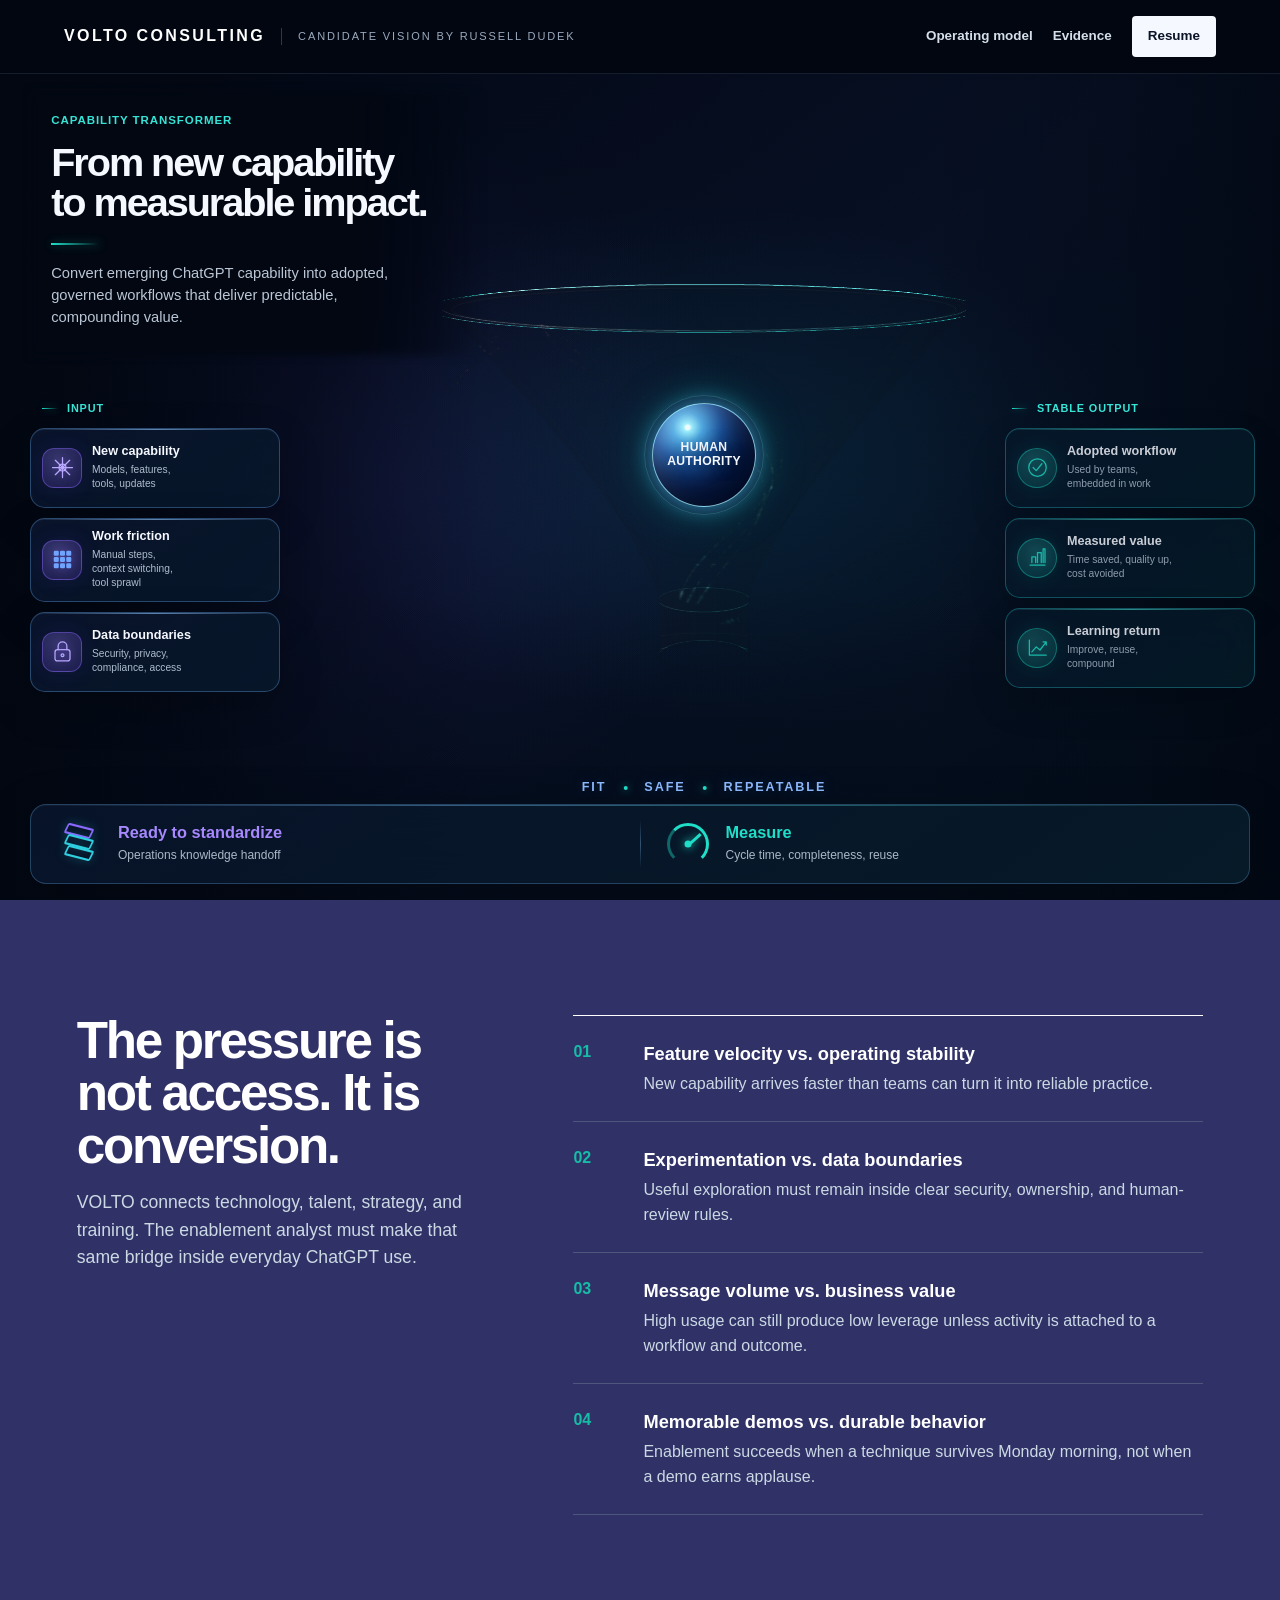
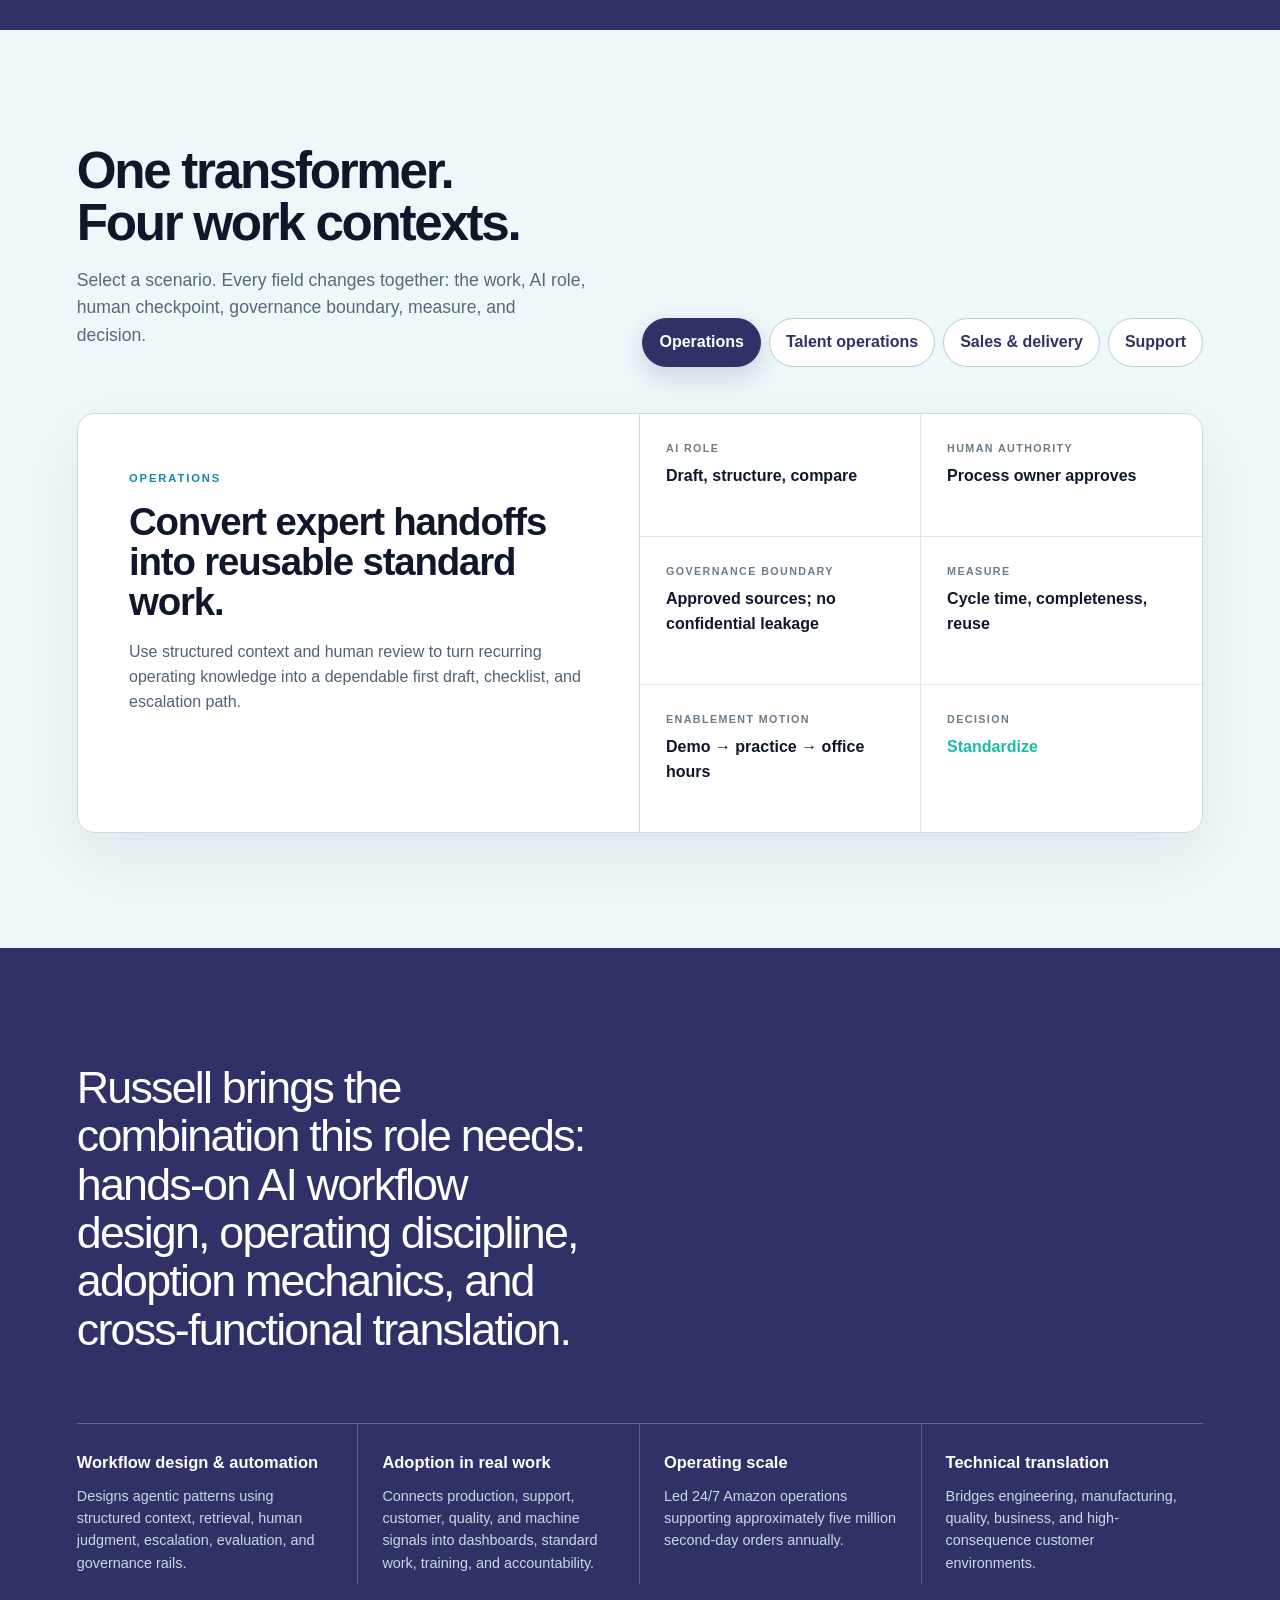
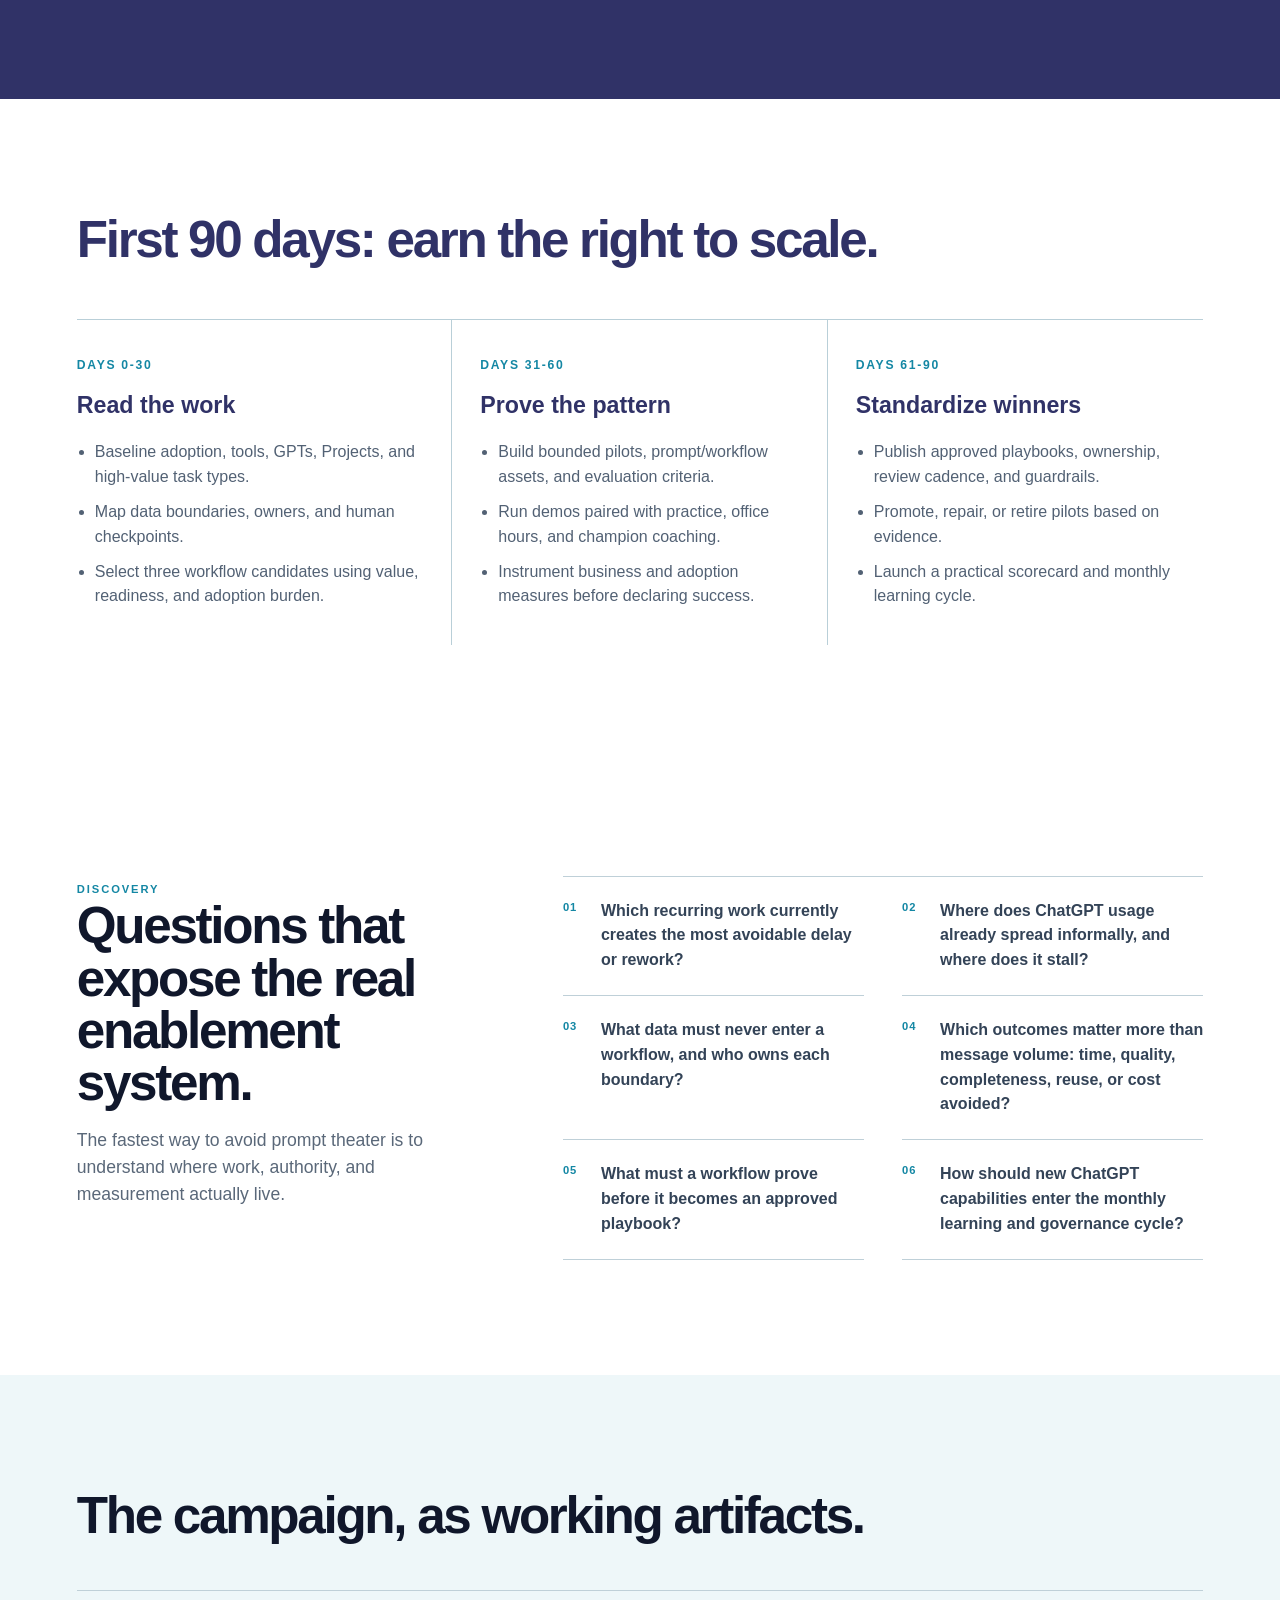
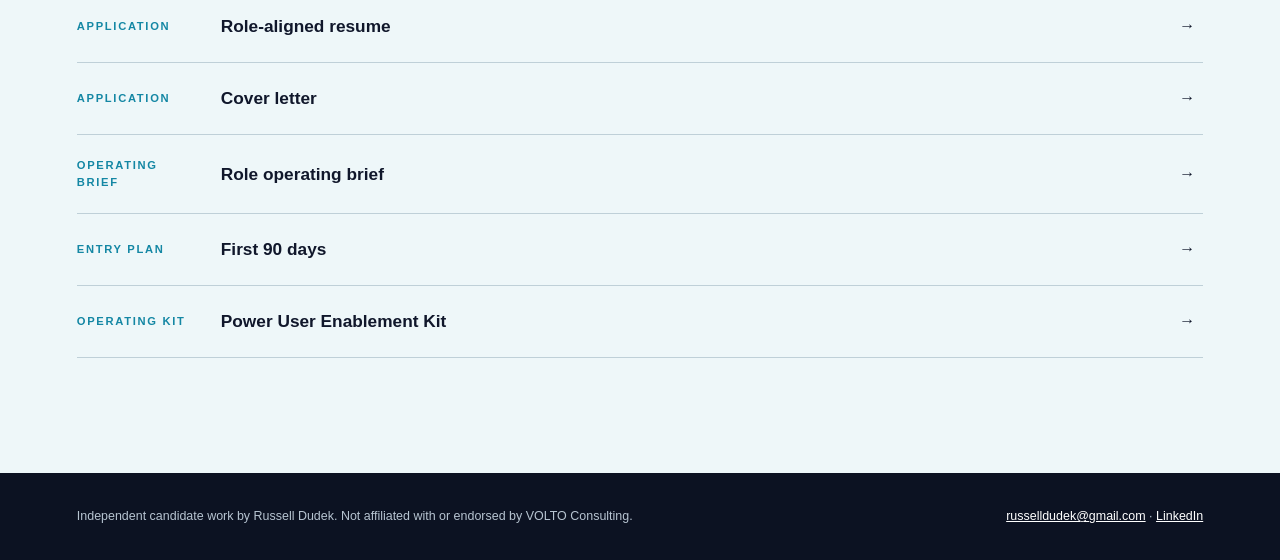
<file: index.html>
<!doctype html>
<html lang="en">
<head>
  <meta charset="utf-8">
  <meta name="viewport" content="width=device-width,initial-scale=1">
  <title>VOLTO Consulting | ChatGPT Power User Enablement Analyst | Russell Dudek</title>
  <meta name="description" content="Independent candidate vision by Russell Dudek for the ChatGPT Power User Enablement Analyst role at VOLTO Consulting.">
  <link rel="stylesheet" href="styles.css">
  <link rel="stylesheet" href="experience-core.css">
  <link rel="stylesheet" href="experience-responsive.css">
</head>
<body class="experience-home">
<a class="skip" href="#main">Skip to content</a>
<header class="site-header">
  <div class="brand-lockup">
    <div class="brand-name">VOLTO CONSULTING</div>
    <div class="brand-sub">Candidate vision by Russell Dudek</div>
  </div>
  <nav class="nav" aria-label="Primary">
    <a href="#model">Operating model</a>
    <a href="#proof">Evidence</a>
    <a class="primary" href="resume.html">Resume</a>
  </nav>
</header>
<main id="main">
  <section class="capability-hero" id="transformer" aria-labelledby="hero-title" aria-describedby="hero-description">
    <div class="hero-noise" aria-hidden="true"></div>
    <div class="ambient-grid" aria-hidden="true"></div>

    <div class="hero-copy">
      <span class="eyebrow">CAPABILITY TRANSFORMER</span>
      <h1 id="hero-title">From new capability<br>to measurable impact.</h1>
      <div class="accent-rule" aria-hidden="true"></div>
      <p id="hero-description">Convert emerging ChatGPT capability into adopted, governed workflows that deliver predictable, compounding value.</p>
    </div>

    <div class="input-stack flow-stack" aria-hidden="true">
      <div class="stack-label"><span></span>INPUT</div>
      <article class="flow-card input-card">
        <div class="icon-tile star"><svg viewBox="0 0 40 40"><path d="M20 4v32M4 20h32M8.5 8.5l23 23M31.5 8.5l-23 23"/><circle cx="20" cy="20" r="5.5"/></svg></div>
        <div><strong>New capability</strong><small>Models, features,<br>tools, updates</small></div>
      </article>
      <article class="flow-card input-card">
        <div class="icon-tile grid"><svg viewBox="0 0 40 40"><g><rect x="6" y="6" width="8" height="8" rx="2"/><rect x="16" y="6" width="8" height="8" rx="2"/><rect x="26" y="6" width="8" height="8" rx="2"/><rect x="6" y="16" width="8" height="8" rx="2"/><rect x="16" y="16" width="8" height="8" rx="2"/><rect x="26" y="16" width="8" height="8" rx="2"/><rect x="6" y="26" width="8" height="8" rx="2"/><rect x="16" y="26" width="8" height="8" rx="2"/><rect x="26" y="26" width="8" height="8" rx="2"/></g></svg></div>
        <div><strong>Work friction</strong><small>Manual steps,<br>context switching,<br>tool sprawl</small></div>
      </article>
      <article class="flow-card input-card">
        <div class="icon-tile lock"><svg viewBox="0 0 40 40"><rect x="8" y="17" width="24" height="18" rx="4"/><path d="M13 17v-5.5a7 7 0 0 1 14 0V17"/><circle cx="20" cy="26" r="2.3"/></svg></div>
        <div><strong>Data boundaries</strong><small>Security, privacy,<br>compliance, access</small></div>
      </article>
    </div>

    <div class="center-stage" aria-hidden="true">
      <canvas id="capabilityField"></canvas>
      <div class="semantic-funnel">
        <div class="funnel-rim"><span></span></div>
        <div class="funnel-shell"></div>
        <div class="funnel-outlet"></div>
        <div class="platform">
          <span class="platform-ring ring-one"></span>
          <span class="platform-ring ring-two"></span>
          <span class="platform-ring ring-three"></span>
        </div>
      </div>
      <div class="authority-orb"><span>HUMAN<br>AUTHORITY</span></div>
      <div class="facet-rail"><span>FIT</span><i></i><span>SAFE</span><i></i><span>REPEATABLE</span></div>
    </div>

    <div class="output-stack flow-stack" aria-hidden="true">
      <div class="stack-label"><span></span>STABLE OUTPUT</div>
      <article class="flow-card outcome-card">
        <div class="icon-tile outcome"><svg viewBox="0 0 40 40"><circle cx="20" cy="20" r="14"/><path d="m13 20 5 5 9-11"/></svg></div>
        <div><strong>Adopted workflow</strong><small>Used by teams,<br>embedded in work</small></div>
      </article>
      <article class="flow-card outcome-card">
        <div class="icon-tile outcome"><svg viewBox="0 0 40 40"><path d="M8 32h24M11 28V19h6v9M20 28V12h6v16M29 28V6h3v22"/></svg></div>
        <div><strong>Measured value</strong><small>Time saved, quality up,<br>cost avoided</small></div>
      </article>
      <article class="flow-card outcome-card">
        <div class="icon-tile outcome"><svg viewBox="0 0 40 40"><path d="M7 32V8M7 32h27M11 27l7-8 6 5 10-13M29 11h5v5"/></svg></div>
        <div><strong>Learning return</strong><small>Improve, reuse,<br>compound</small></div>
      </article>
    </div>

    <div class="summary-bar">
      <div class="summary-item"><div class="summary-symbol layers" aria-hidden="true"><span></span><span></span><span></span></div><div><strong id="heroVerdict">Ready to standardize</strong><small id="heroScenario">Operations knowledge handoff</small></div></div>
      <div class="summary-separator" aria-hidden="true"></div>
      <div class="summary-item measure"><div class="summary-symbol gauge" aria-hidden="true"><i></i></div><div><strong>Measure</strong><small id="heroMeasure">Cycle time, completeness, reuse</small></div></div>
    </div>
  </section>

  <section class="section navy">
    <div class="section-grid">
      <div>
        <h2>The pressure is not access. It is conversion.</h2>
        <p class="section-intro">VOLTO connects technology, talent, strategy, and training. The enablement analyst must make that same bridge inside everyday ChatGPT use.</p>
      </div>
      <div class="tension-list">
        <div class="tension"><span class="num">01</span><div><h3>Feature velocity vs. operating stability</h3><p>New capability arrives faster than teams can turn it into reliable practice.</p></div></div>
        <div class="tension"><span class="num">02</span><div><h3>Experimentation vs. data boundaries</h3><p>Useful exploration must remain inside clear security, ownership, and human-review rules.</p></div></div>
        <div class="tension"><span class="num">03</span><div><h3>Message volume vs. business value</h3><p>High usage can still produce low leverage unless activity is attached to a workflow and outcome.</p></div></div>
        <div class="tension"><span class="num">04</span><div><h3>Memorable demos vs. durable behavior</h3><p>Enablement succeeds when a technique survives Monday morning, not when a demo earns applause.</p></div></div>
      </div>
    </div>
  </section>

  <section class="section mist" id="model">
    <div class="lab">
      <div class="lab-head">
        <div><h2>One transformer.<br>Four work contexts.</h2><p class="section-intro">Select a scenario. Every field changes together: the work, AI role, human checkpoint, governance boundary, measure, and decision.</p></div>
        <div class="scenario-tabs" role="group" aria-label="Workflow scenario">
          <button aria-pressed="true" data-scenario="ops">Operations</button>
          <button aria-pressed="false" data-scenario="talent">Talent operations</button>
          <button aria-pressed="false" data-scenario="delivery">Sales &amp; delivery</button>
          <button aria-pressed="false" data-scenario="support">Support</button>
        </div>
      </div>
      <div class="lab-stage" aria-live="polite">
        <div class="work-brief">
          <span class="scenario-label" id="scenarioLabel">OPERATIONS</span>
          <h3 id="scenarioTitle">Convert expert handoffs into reusable standard work.</h3>
          <p id="scenarioNarrative">Use structured context and human review to turn recurring operating knowledge into a dependable first draft, checklist, and escalation path.</p>
        </div>
        <div class="state-stack">
          <div class="state"><span>AI role</span><strong id="aiRole">Draft, structure, compare</strong></div>
          <div class="state"><span>Human authority</span><strong id="authority">Process owner approves</strong></div>
          <div class="state"><span>Governance boundary</span><strong id="governance">Approved sources; no confidential leakage</strong></div>
          <div class="state"><span>Measure</span><strong id="measure">Cycle time, completeness, reuse</strong></div>
          <div class="state"><span>Enablement motion</span><strong id="motion">Demo → practice → office hours</strong></div>
          <div class="state"><span>Decision</span><strong class="verdict" id="verdict">Standardize</strong></div>
        </div>
      </div>
    </div>
  </section>

  <section class="section navy" id="proof">
    <div class="proof-band">
      <p class="proof-statement">Russell brings the combination this role needs: hands-on AI workflow design, operating discipline, adoption mechanics, and cross-functional translation.</p>
      <div class="evidence-list">
        <div class="evidence"><h3>Workflow design &amp; automation</h3><p>Designs agentic patterns using structured context, retrieval, human judgment, escalation, evaluation, and governance rails.</p></div>
        <div class="evidence"><h3>Adoption in real work</h3><p>Connects production, support, customer, quality, and machine signals into dashboards, standard work, training, and accountability.</p></div>
        <div class="evidence"><h3>Operating scale</h3><p>Led 24/7 Amazon operations supporting approximately five million second-day orders annually.</p></div>
        <div class="evidence"><h3>Technical translation</h3><p>Bridges engineering, manufacturing, quality, business, and high-consequence customer environments.</p></div>
      </div>
    </div>
  </section>

  <section class="section" id="plan">
    <div class="plan">
      <h2>First 90 days: earn the right to scale.</h2>
      <div class="plan-grid">
        <div class="phase"><span class="days">Days 0-30</span><h3>Read the work</h3><ul><li>Baseline adoption, tools, GPTs, Projects, and high-value task types.</li><li>Map data boundaries, owners, and human checkpoints.</li><li>Select three workflow candidates using value, readiness, and adoption burden.</li></ul></div>
        <div class="phase"><span class="days">Days 31-60</span><h3>Prove the pattern</h3><ul><li>Build bounded pilots, prompt/workflow assets, and evaluation criteria.</li><li>Run demos paired with practice, office hours, and champion coaching.</li><li>Instrument business and adoption measures before declaring success.</li></ul></div>
        <div class="phase"><span class="days">Days 61-90</span><h3>Standardize winners</h3><ul><li>Publish approved playbooks, ownership, review cadence, and guardrails.</li><li>Promote, repair, or retire pilots based on evidence.</li><li>Launch a practical scorecard and monthly learning cycle.</li></ul></div>
      </div>
    </div>
  </section>

  <section class="section question-section">
    <div class="question-wrap">
      <div><span class="scenario-label">DISCOVERY</span><h2>Questions that expose the real enablement system.</h2><p class="section-intro">The fastest way to avoid prompt theater is to understand where work, authority, and measurement actually live.</p></div>
      <ol class="executive-questions">
        <li>Which recurring work currently creates the most avoidable delay or rework?</li>
        <li>Where does ChatGPT usage already spread informally, and where does it stall?</li>
        <li>What data must never enter a workflow, and who owns each boundary?</li>
        <li>Which outcomes matter more than message volume: time, quality, completeness, reuse, or cost avoided?</li>
        <li>What must a workflow prove before it becomes an approved playbook?</li>
        <li>How should new ChatGPT capabilities enter the monthly learning and governance cycle?</li>
      </ol>
    </div>
  </section>

  <section class="section mist">
    <div class="documents">
      <h2>The campaign, as working artifacts.</h2>
      <div class="doc-list">
        <a class="doc-link" href="resume.html"><span class="type">Application</span><strong>Role-aligned resume</strong><span>→</span></a>
        <a class="doc-link" href="cover-letter.html"><span class="type">Application</span><strong>Cover letter</strong><span>→</span></a>
        <a class="doc-link" href="interview-brief.html"><span class="type">Operating brief</span><strong>Role operating brief</strong><span>→</span></a>
        <a class="doc-link" href="90-day-plan.html"><span class="type">Entry plan</span><strong>First 90 days</strong><span>→</span></a>
        <a class="doc-link" href="enablement-kit.html"><span class="type">Operating kit</span><strong>Power User Enablement Kit</strong><span>→</span></a>
      </div>
    </div>
  </section>
</main>
<footer class="footer"><div class="footer-inner"><span>Independent candidate work by Russell Dudek. Not affiliated with or endorsed by VOLTO Consulting.</span><span><a href="mailto:russelldudek@gmail.com">russelldudek@gmail.com</a> · <a href="https://www.linkedin.com/in/russelldudek">LinkedIn</a></span></div></footer>
<div class="sr-only" aria-live="polite" id="scenarioAnnouncement"></div>
<script src="app-data.js" defer></script>
<script src="funnel-core.js" defer></script>
<script src="funnel-geometry.js" defer></script>
<script src="funnel-runtime.js" defer></script>
<script src="app.js" defer></script>
</body>
</html>
</file>
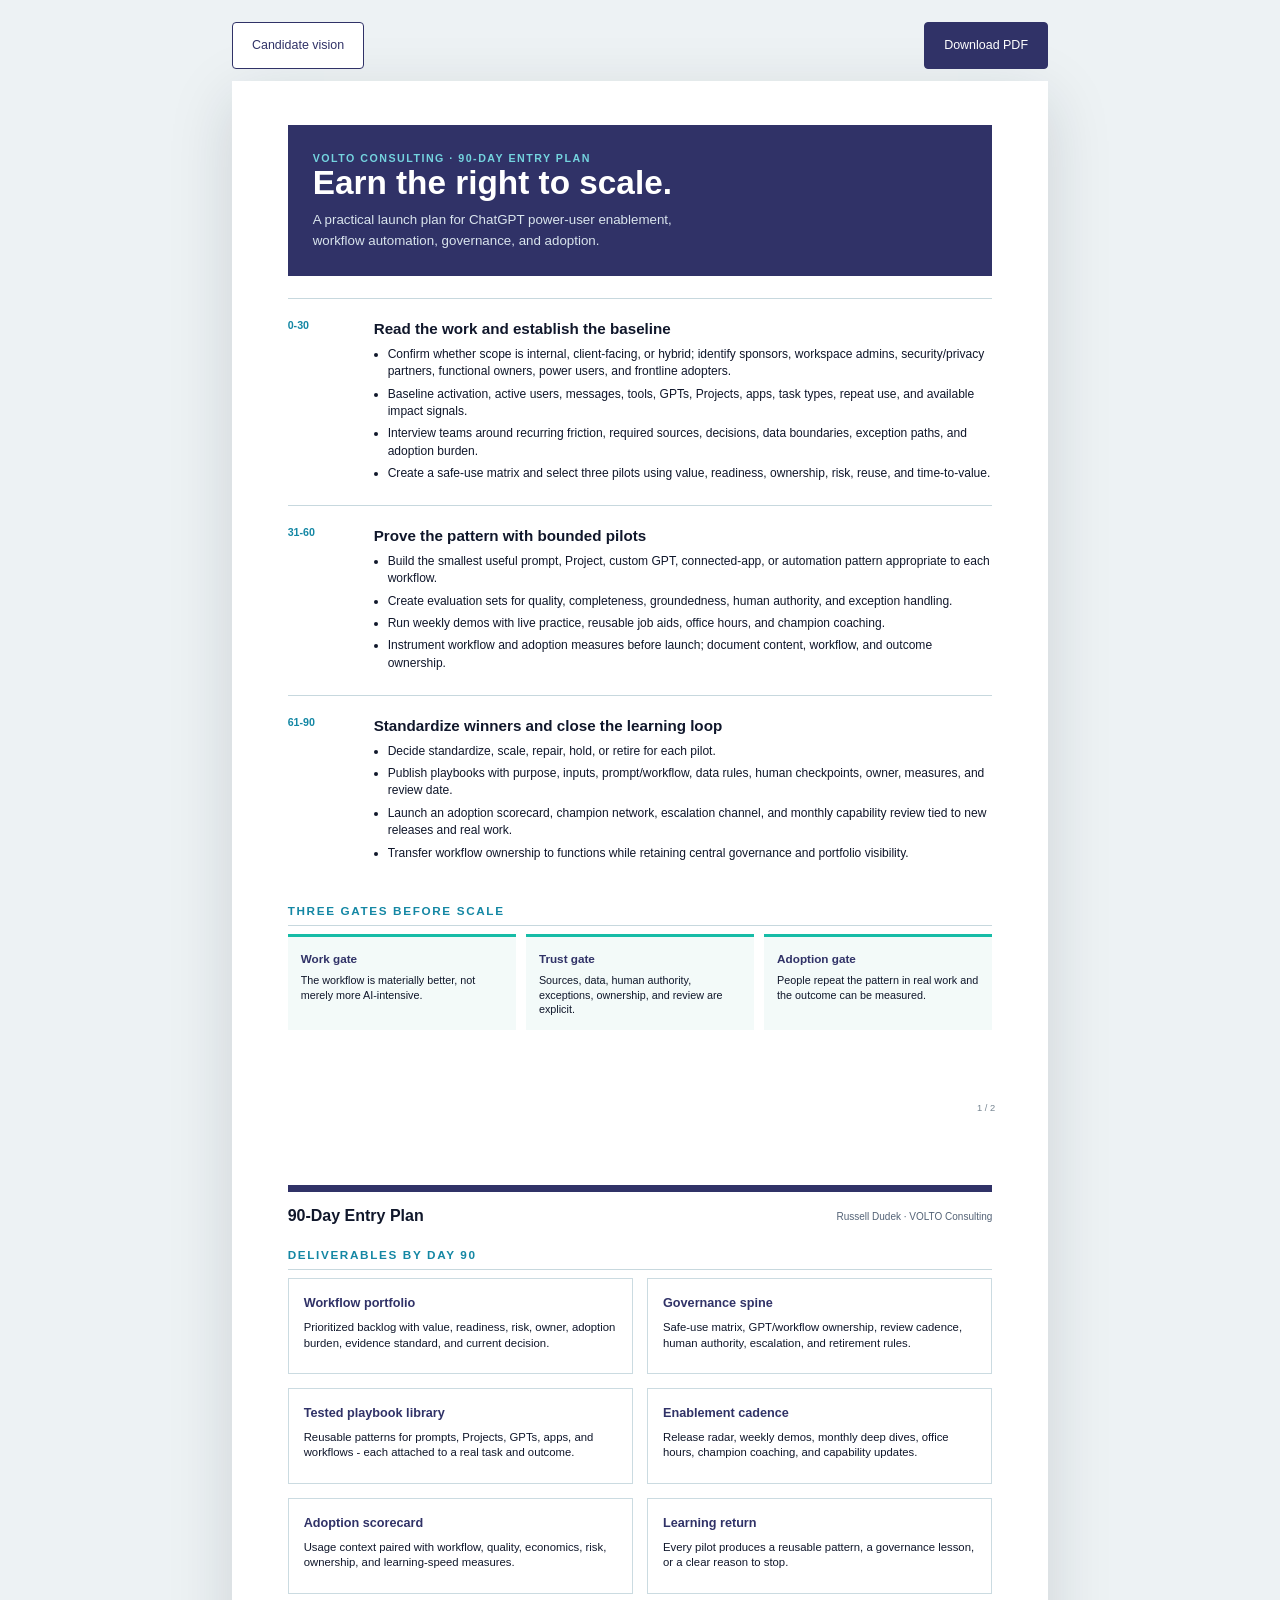
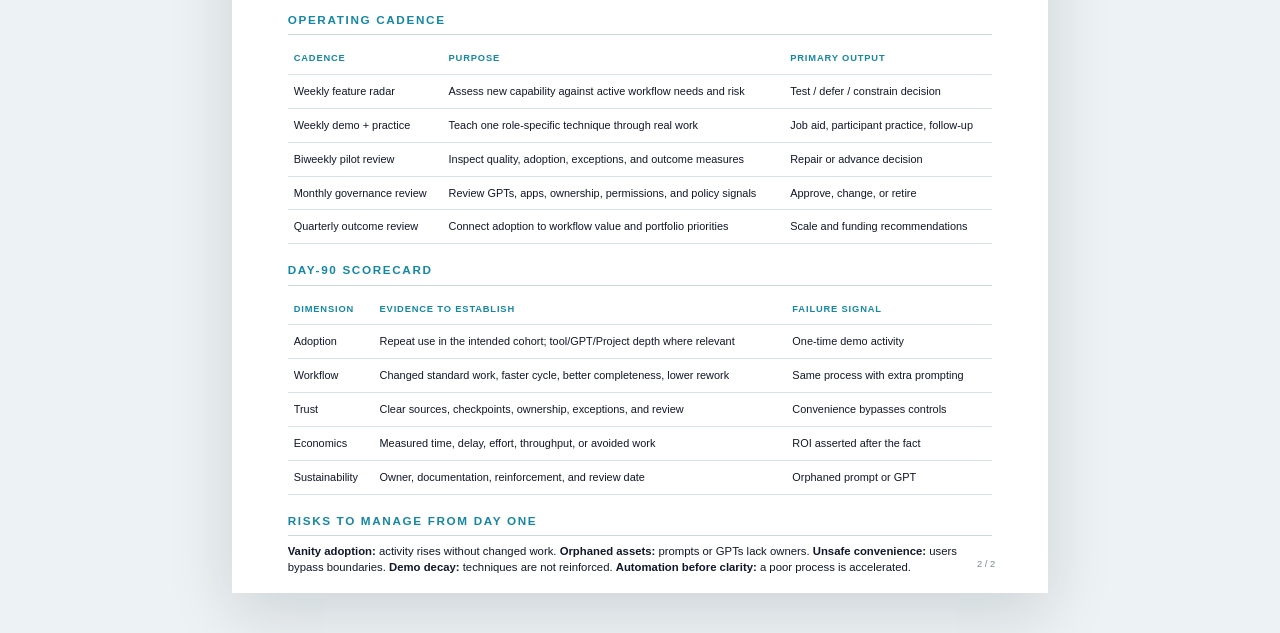
<file: 90-day-plan.html>
<!doctype html><html lang="en"><head><meta charset="utf-8"><meta name="viewport" content="width=device-width,initial-scale=1"><title>VOLTO 90-Day Entry Plan</title><link rel="stylesheet" href="styles.css"></head><body class="doc-body"><div class="doc-toolbar"><div class="group"><a class="button secondary" href="index.html">Candidate vision</a></div><div class="group"><a class="button primary" href="docs/VOLTO-90-Day-Entry-Plan.pdf" download>Download PDF</a></div></div><main class="document plan-document"><section class="print-page"><div class="brief-hero"><div class="doc-kicker" style="color:#74d4df">VOLTO CONSULTING · 90-DAY ENTRY PLAN</div><h1>Earn the right to scale.</h1><p>A practical launch plan for ChatGPT power-user enablement, workflow automation, governance, and adoption.</p></div><div class="phase-band"><div class="n">0-30</div><div><h3>Read the work and establish the baseline</h3><ul><li>Confirm whether scope is internal, client-facing, or hybrid; identify sponsors, workspace admins, security/privacy partners, functional owners, power users, and frontline adopters.</li><li>Baseline activation, active users, messages, tools, GPTs, Projects, apps, task types, repeat use, and available impact signals.</li><li>Interview teams around recurring friction, required sources, decisions, data boundaries, exception paths, and adoption burden.</li><li>Create a safe-use matrix and select three pilots using value, readiness, ownership, risk, reuse, and time-to-value.</li></ul></div></div><div class="phase-band"><div class="n">31-60</div><div><h3>Prove the pattern with bounded pilots</h3><ul><li>Build the smallest useful prompt, Project, custom GPT, connected-app, or automation pattern appropriate to each workflow.</li><li>Create evaluation sets for quality, completeness, groundedness, human authority, and exception handling.</li><li>Run weekly demos with live practice, reusable job aids, office hours, and champion coaching.</li><li>Instrument workflow and adoption measures before launch; document content, workflow, and outcome ownership.</li></ul></div></div><div class="phase-band"><div class="n">61-90</div><div><h3>Standardize winners and close the learning loop</h3><ul><li>Decide standardize, scale, repair, hold, or retire for each pilot.</li><li>Publish playbooks with purpose, inputs, prompt/workflow, data rules, human checkpoints, owner, measures, and review date.</li><li>Launch an adoption scorecard, champion network, escalation channel, and monthly capability review tied to new releases and real work.</li><li>Transfer workflow ownership to functions while retaining central governance and portfolio visibility.</li></ul></div></div><div class="doc-section"><h2>Three gates before scale</h2><div class="gate-grid"><div class="gate"><strong>Work gate</strong><p>The workflow is materially better, not merely more AI-intensive.</p></div><div class="gate"><strong>Trust gate</strong><p>Sources, data, human authority, exceptions, ownership, and review are explicit.</p></div><div class="gate"><strong>Adoption gate</strong><p>People repeat the pattern in real work and the outcome can be measured.</p></div></div></div><span class="page-num">1 / 2</span></section><section class="print-page"><div class="continuation"><strong>90-Day Entry Plan</strong><span>Russell Dudek · VOLTO Consulting</span></div><div class="doc-section"><h2>Deliverables by day 90</h2><div class="brief-grid"><div class="brief-card"><h3>Workflow portfolio</h3><p>Prioritized backlog with value, readiness, risk, owner, adoption burden, evidence standard, and current decision.</p></div><div class="brief-card"><h3>Governance spine</h3><p>Safe-use matrix, GPT/workflow ownership, review cadence, human authority, escalation, and retirement rules.</p></div><div class="brief-card"><h3>Tested playbook library</h3><p>Reusable patterns for prompts, Projects, GPTs, apps, and workflows - each attached to a real task and outcome.</p></div><div class="brief-card"><h3>Enablement cadence</h3><p>Release radar, weekly demos, monthly deep dives, office hours, champion coaching, and capability updates.</p></div><div class="brief-card"><h3>Adoption scorecard</h3><p>Usage context paired with workflow, quality, economics, risk, ownership, and learning-speed measures.</p></div><div class="brief-card"><h3>Learning return</h3><p>Every pilot produces a reusable pattern, a governance lesson, or a clear reason to stop.</p></div></div></div><div class="doc-section"><h2>Operating cadence</h2><table class="score-table"><tr><th>Cadence</th><th>Purpose</th><th>Primary output</th></tr><tr><td>Weekly feature radar</td><td>Assess new capability against active workflow needs and risk</td><td>Test / defer / constrain decision</td></tr><tr><td>Weekly demo + practice</td><td>Teach one role-specific technique through real work</td><td>Job aid, participant practice, follow-up</td></tr><tr><td>Biweekly pilot review</td><td>Inspect quality, adoption, exceptions, and outcome measures</td><td>Repair or advance decision</td></tr><tr><td>Monthly governance review</td><td>Review GPTs, apps, ownership, permissions, and policy signals</td><td>Approve, change, or retire</td></tr><tr><td>Quarterly outcome review</td><td>Connect adoption to workflow value and portfolio priorities</td><td>Scale and funding recommendations</td></tr></table></div><div class="doc-section"><h2>Day-90 scorecard</h2><table class="score-table"><tr><th>Dimension</th><th>Evidence to establish</th><th>Failure signal</th></tr><tr><td>Adoption</td><td>Repeat use in the intended cohort; tool/GPT/Project depth where relevant</td><td>One-time demo activity</td></tr><tr><td>Workflow</td><td>Changed standard work, faster cycle, better completeness, lower rework</td><td>Same process with extra prompting</td></tr><tr><td>Trust</td><td>Clear sources, checkpoints, ownership, exceptions, and review</td><td>Convenience bypasses controls</td></tr><tr><td>Economics</td><td>Measured time, delay, effort, throughput, or avoided work</td><td>ROI asserted after the fact</td></tr><tr><td>Sustainability</td><td>Owner, documentation, reinforcement, and review date</td><td>Orphaned prompt or GPT</td></tr></table></div><div class="doc-section"><h2>Risks to manage from day one</h2><p><strong>Vanity adoption:</strong> activity rises without changed work. <strong>Orphaned assets:</strong> prompts or GPTs lack owners. <strong>Unsafe convenience:</strong> users bypass boundaries. <strong>Demo decay:</strong> techniques are not reinforced. <strong>Automation before clarity:</strong> a poor process is accelerated.</p></div><span class="page-num">2 / 2</span></section></main></body></html>
</file>
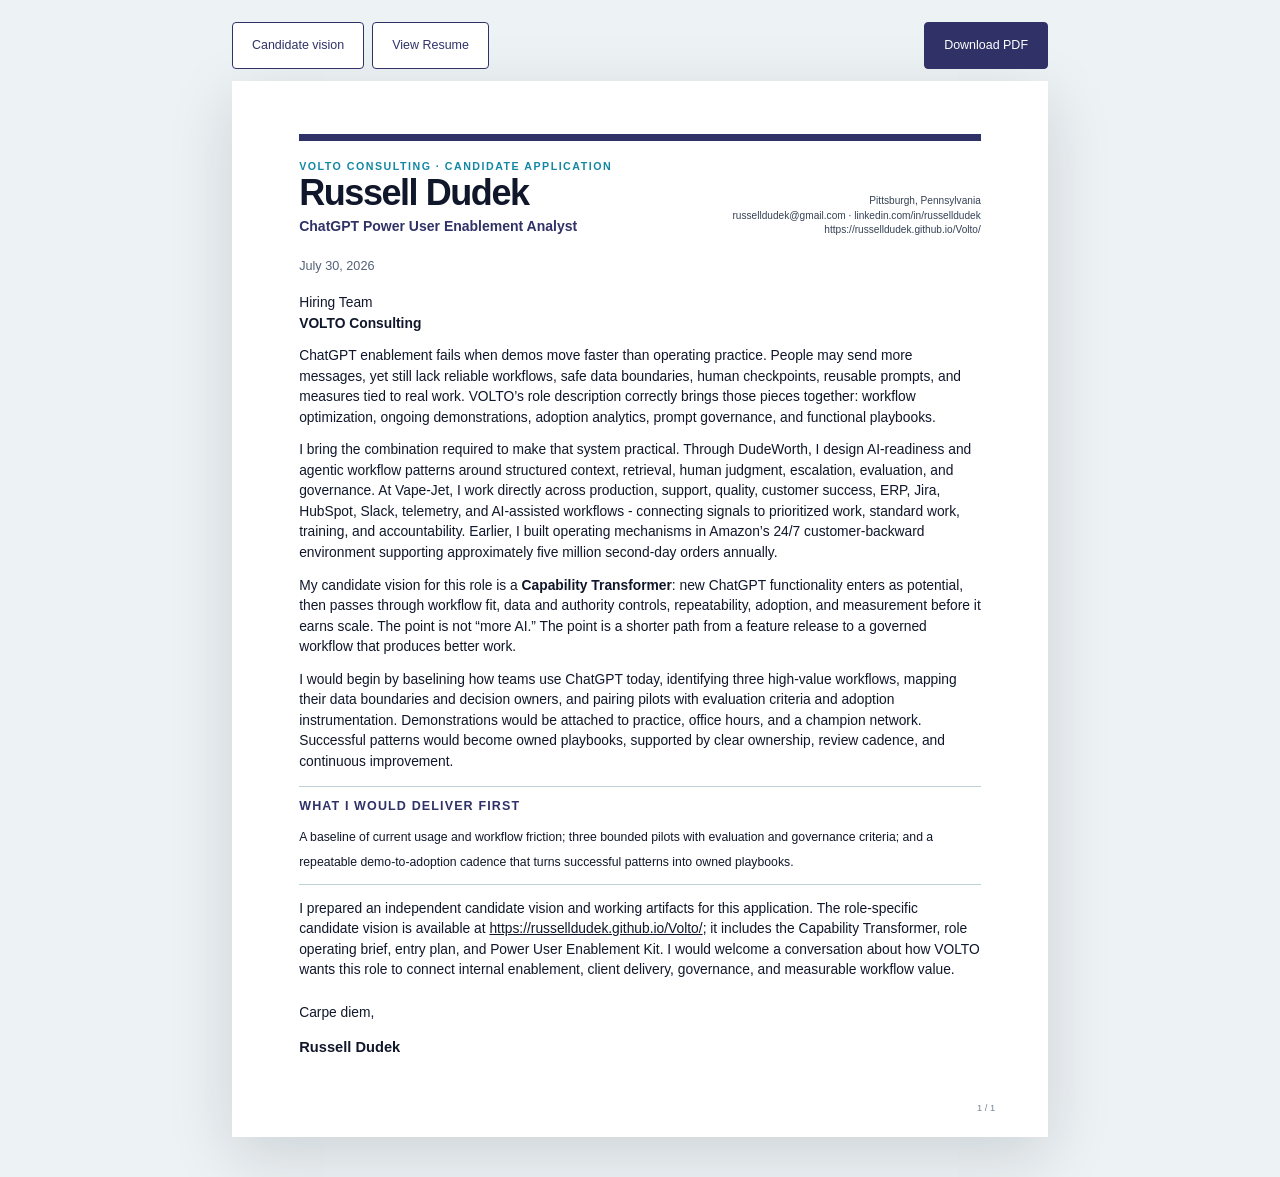
<file: cover-letter.html>
<!DOCTYPE html>

<html lang="en"><head><meta charset="utf-8"/><meta content="width=device-width,initial-scale=1" name="viewport"/><title>Russell Dudek | VOLTO Cover Letter</title><link href="styles.css" rel="stylesheet"/></head><body class="doc-body"><div class="doc-toolbar"><div class="group"><a class="button secondary" href="index.html">Candidate vision</a><a class="button secondary" href="resume.html">View Resume</a></div><div class="group"><a class="button primary" download="" href="docs/Russell-Dudek-VOLTO-Cover-Letter.pdf">Download PDF</a></div></div><main class="document cover-letter-document"><section class="print-page"><div class="doc-header"><div><div class="doc-kicker">VOLTO CONSULTING · CANDIDATE APPLICATION</div><h1>Russell Dudek</h1><div class="doc-role">ChatGPT Power User Enablement Analyst</div></div><div class="contact">Pittsburgh, Pennsylvania<br/><a href="mailto:russelldudek@gmail.com">russelldudek@gmail.com</a> · <a href="https://www.linkedin.com/in/russelldudek">linkedin.com/in/russelldudek</a><br/><a href="https://russelldudek.github.io/Volto/">https://russelldudek.github.io/Volto/</a></div></div><div class="letter-date">July 30, 2026</div><div class="letter-body"><p>Hiring Team<br/><strong>VOLTO Consulting</strong></p><p>ChatGPT enablement fails when demos move faster than operating practice. People may send more messages, yet still lack reliable workflows, safe data boundaries, human checkpoints, reusable prompts, and measures tied to real work. VOLTO’s role description correctly brings those pieces together: workflow optimization, ongoing demonstrations, adoption analytics, prompt governance, and functional playbooks.</p><p>I bring the combination required to make that system practical. Through DudeWorth, I design AI-readiness and agentic workflow patterns around structured context, retrieval, human judgment, escalation, evaluation, and governance. At Vape-Jet, I work directly across production, support, quality, customer success, ERP, Jira, HubSpot, Slack, telemetry, and AI-assisted workflows - connecting signals to prioritized work, standard work, training, and accountability. Earlier, I built operating mechanisms in Amazon’s 24/7 customer-backward environment supporting approximately five million second-day orders annually.</p><p>My candidate vision for this role is a <strong>Capability Transformer</strong>: new ChatGPT functionality enters as potential, then passes through workflow fit, data and authority controls, repeatability, adoption, and measurement before it earns scale. The point is not “more AI.” The point is a shorter path from a feature release to a governed workflow that produces better work.</p><p>I would begin by baselining how teams use ChatGPT today, identifying three high-value workflows, mapping their data boundaries and decision owners, and pairing pilots with evaluation criteria and adoption instrumentation. Demonstrations would be attached to practice, office hours, and a champion network. Successful patterns would become owned playbooks, supported by clear ownership, review cadence, and continuous improvement.</p><div class="letter-callout"><strong>What I would deliver first</strong><span>A baseline of current usage and workflow friction; three bounded pilots with evaluation and governance criteria; and a repeatable demo-to-adoption cadence that turns successful patterns into owned playbooks.</span></div><p>I prepared an independent candidate vision and working artifacts for this application. The role-specific candidate vision is available at <a href="https://russelldudek.github.io/Volto/">https://russelldudek.github.io/Volto/</a>; it includes the Capability Transformer, role operating brief, entry plan, and Power User Enablement Kit. I would welcome a conversation about how VOLTO wants this role to connect internal enablement, client delivery, governance, and measurable workflow value.</p><div class="signature"><p>Carpe diem,</p><strong>Russell Dudek</strong></div></div><span class="page-num">1 / 1</span></section></main></body></html>
</file>
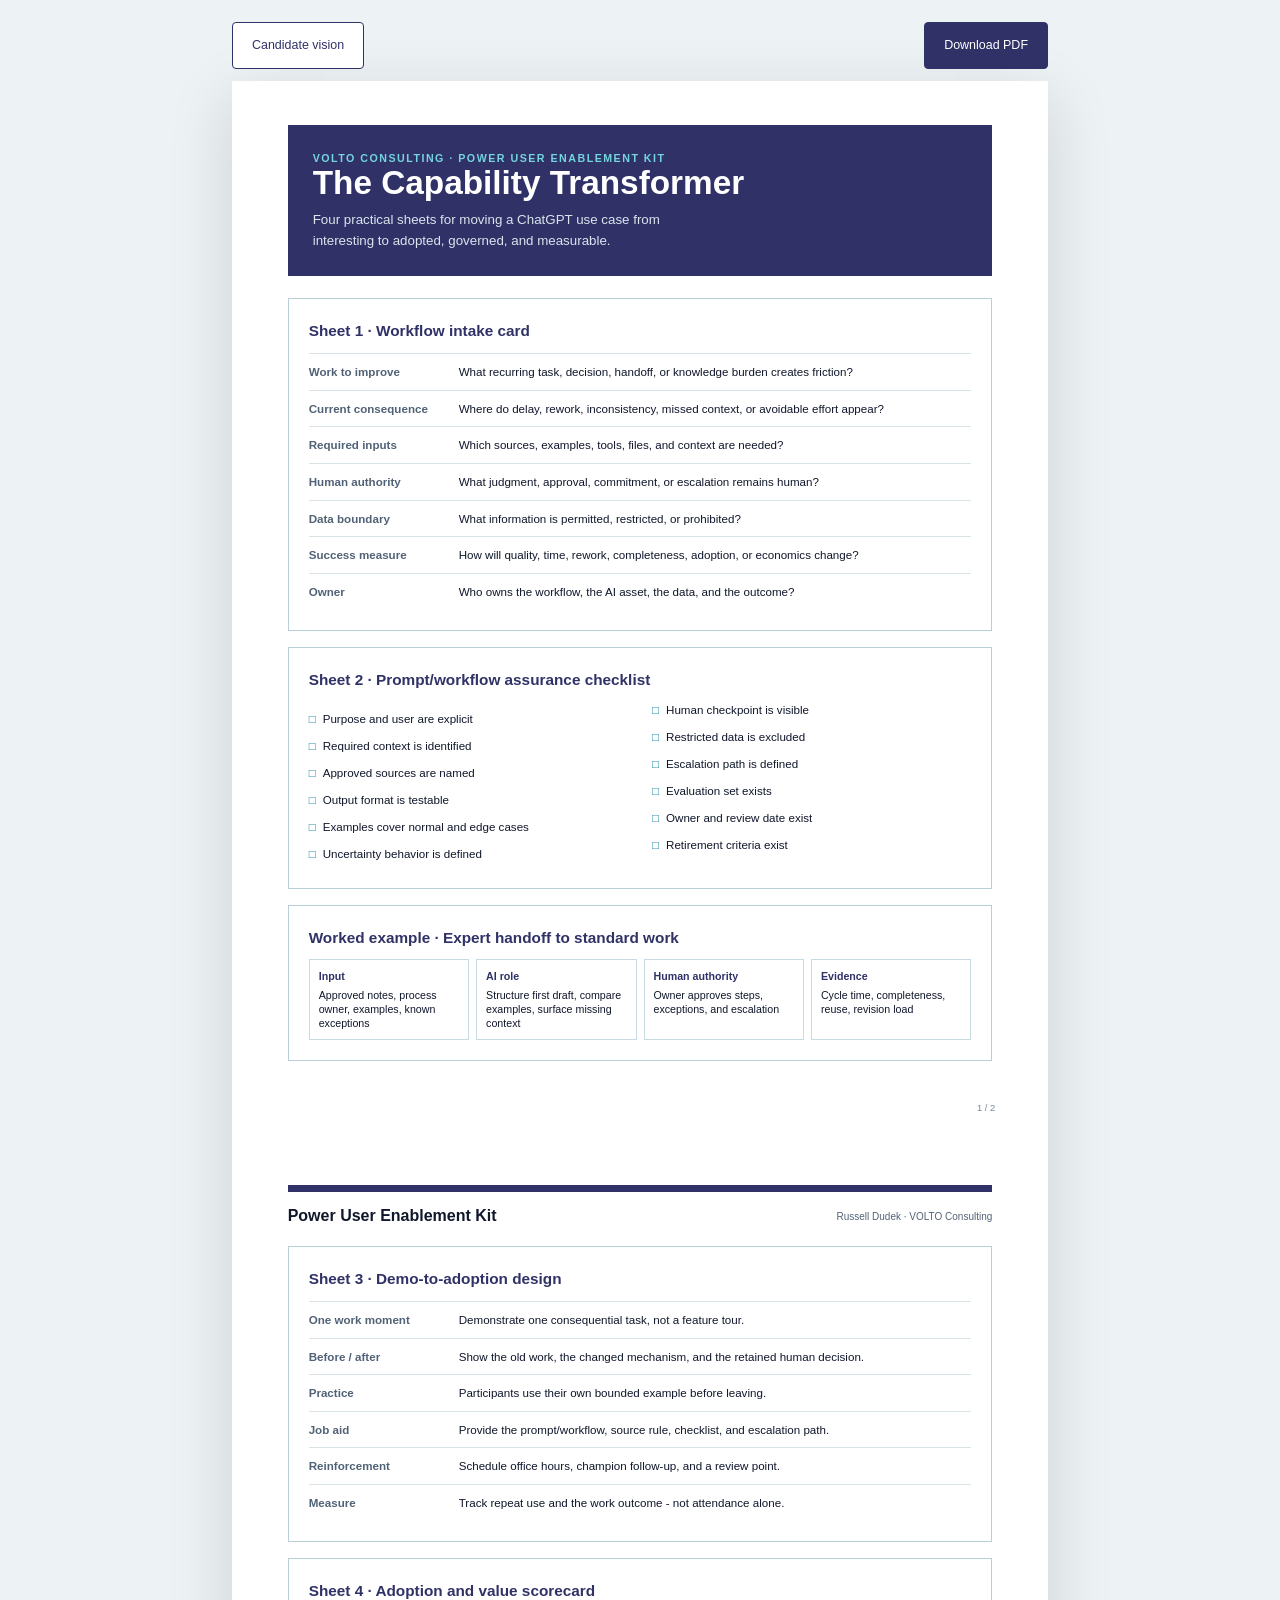
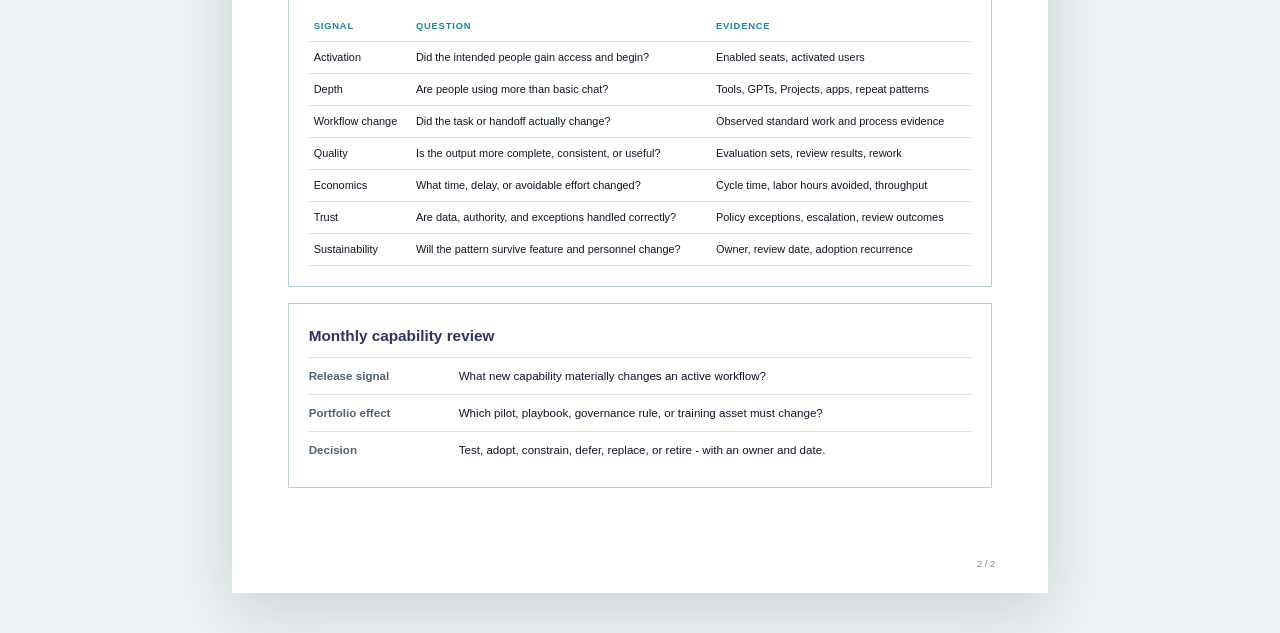
<file: enablement-kit.html>
<!doctype html><html lang="en"><head><meta charset="utf-8"><meta name="viewport" content="width=device-width,initial-scale=1"><title>VOLTO Power User Enablement Kit</title><link rel="stylesheet" href="styles.css"></head><body class="doc-body"><div class="doc-toolbar"><div class="group"><a class="button secondary" href="index.html">Candidate vision</a></div><div class="group"><a class="button primary" href="docs/VOLTO-Power-User-Enablement-Kit.pdf" download>Download PDF</a></div></div><main class="document kit-document"><section class="print-page"><div class="brief-hero"><div class="doc-kicker" style="color:#74d4df">VOLTO CONSULTING · POWER USER ENABLEMENT KIT</div><h1>The Capability Transformer</h1><p>Four practical sheets for moving a ChatGPT use case from interesting to adopted, governed, and measurable.</p></div><div class="kit-sheet"><h3>Sheet 1 · Workflow intake card</h3><div class="field-row"><span>Work to improve</span><span>What recurring task, decision, handoff, or knowledge burden creates friction?</span></div><div class="field-row"><span>Current consequence</span><span>Where do delay, rework, inconsistency, missed context, or avoidable effort appear?</span></div><div class="field-row"><span>Required inputs</span><span>Which sources, examples, tools, files, and context are needed?</span></div><div class="field-row"><span>Human authority</span><span>What judgment, approval, commitment, or escalation remains human?</span></div><div class="field-row"><span>Data boundary</span><span>What information is permitted, restricted, or prohibited?</span></div><div class="field-row"><span>Success measure</span><span>How will quality, time, rework, completeness, adoption, or economics change?</span></div><div class="field-row"><span>Owner</span><span>Who owns the workflow, the AI asset, the data, and the outcome?</span></div></div><div class="kit-sheet"><h3>Sheet 2 · Prompt/workflow assurance checklist</h3><div class="checklist"><div class="check">Purpose and user are explicit</div><div class="check">Required context is identified</div><div class="check">Approved sources are named</div><div class="check">Output format is testable</div><div class="check">Examples cover normal and edge cases</div><div class="check">Uncertainty behavior is defined</div><div class="check">Human checkpoint is visible</div><div class="check">Restricted data is excluded</div><div class="check">Escalation path is defined</div><div class="check">Evaluation set exists</div><div class="check">Owner and review date exist</div><div class="check">Retirement criteria exist</div></div></div><div class="kit-sheet"><h3>Worked example · Expert handoff to standard work</h3><div class="example-flow"><div><strong>Input</strong>Approved notes, process owner, examples, known exceptions</div><div><strong>AI role</strong>Structure first draft, compare examples, surface missing context</div><div><strong>Human authority</strong>Owner approves steps, exceptions, and escalation</div><div><strong>Evidence</strong>Cycle time, completeness, reuse, revision load</div></div></div><span class="page-num">1 / 2</span></section>
<section class="print-page"><div class="continuation"><strong>Power User Enablement Kit</strong><span>Russell Dudek · VOLTO Consulting</span></div><div class="kit-sheet"><h3>Sheet 3 · Demo-to-adoption design</h3><div class="field-row"><span>One work moment</span><span>Demonstrate one consequential task, not a feature tour.</span></div><div class="field-row"><span>Before / after</span><span>Show the old work, the changed mechanism, and the retained human decision.</span></div><div class="field-row"><span>Practice</span><span>Participants use their own bounded example before leaving.</span></div><div class="field-row"><span>Job aid</span><span>Provide the prompt/workflow, source rule, checklist, and escalation path.</span></div><div class="field-row"><span>Reinforcement</span><span>Schedule office hours, champion follow-up, and a review point.</span></div><div class="field-row"><span>Measure</span><span>Track repeat use and the work outcome - not attendance alone.</span></div></div><div class="kit-sheet"><h3>Sheet 4 · Adoption and value scorecard</h3><table class="score-table"><tr><th>Signal</th><th>Question</th><th>Evidence</th></tr><tr><td>Activation</td><td>Did the intended people gain access and begin?</td><td>Enabled seats, activated users</td></tr><tr><td>Depth</td><td>Are people using more than basic chat?</td><td>Tools, GPTs, Projects, apps, repeat patterns</td></tr><tr><td>Workflow change</td><td>Did the task or handoff actually change?</td><td>Observed standard work and process evidence</td></tr><tr><td>Quality</td><td>Is the output more complete, consistent, or useful?</td><td>Evaluation sets, review results, rework</td></tr><tr><td>Economics</td><td>What time, delay, or avoidable effort changed?</td><td>Cycle time, labor hours avoided, throughput</td></tr><tr><td>Trust</td><td>Are data, authority, and exceptions handled correctly?</td><td>Policy exceptions, escalation, review outcomes</td></tr><tr><td>Sustainability</td><td>Will the pattern survive feature and personnel change?</td><td>Owner, review date, adoption recurrence</td></tr></table></div><div class="kit-sheet"><h3>Monthly capability review</h3><div class="field-row"><span>Release signal</span><span>What new capability materially changes an active workflow?</span></div><div class="field-row"><span>Portfolio effect</span><span>Which pilot, playbook, governance rule, or training asset must change?</span></div><div class="field-row"><span>Decision</span><span>Test, adopt, constrain, defer, replace, or retire - with an owner and date.</span></div></div><span class="page-num">2 / 2</span></section></main></body></html>
</file>
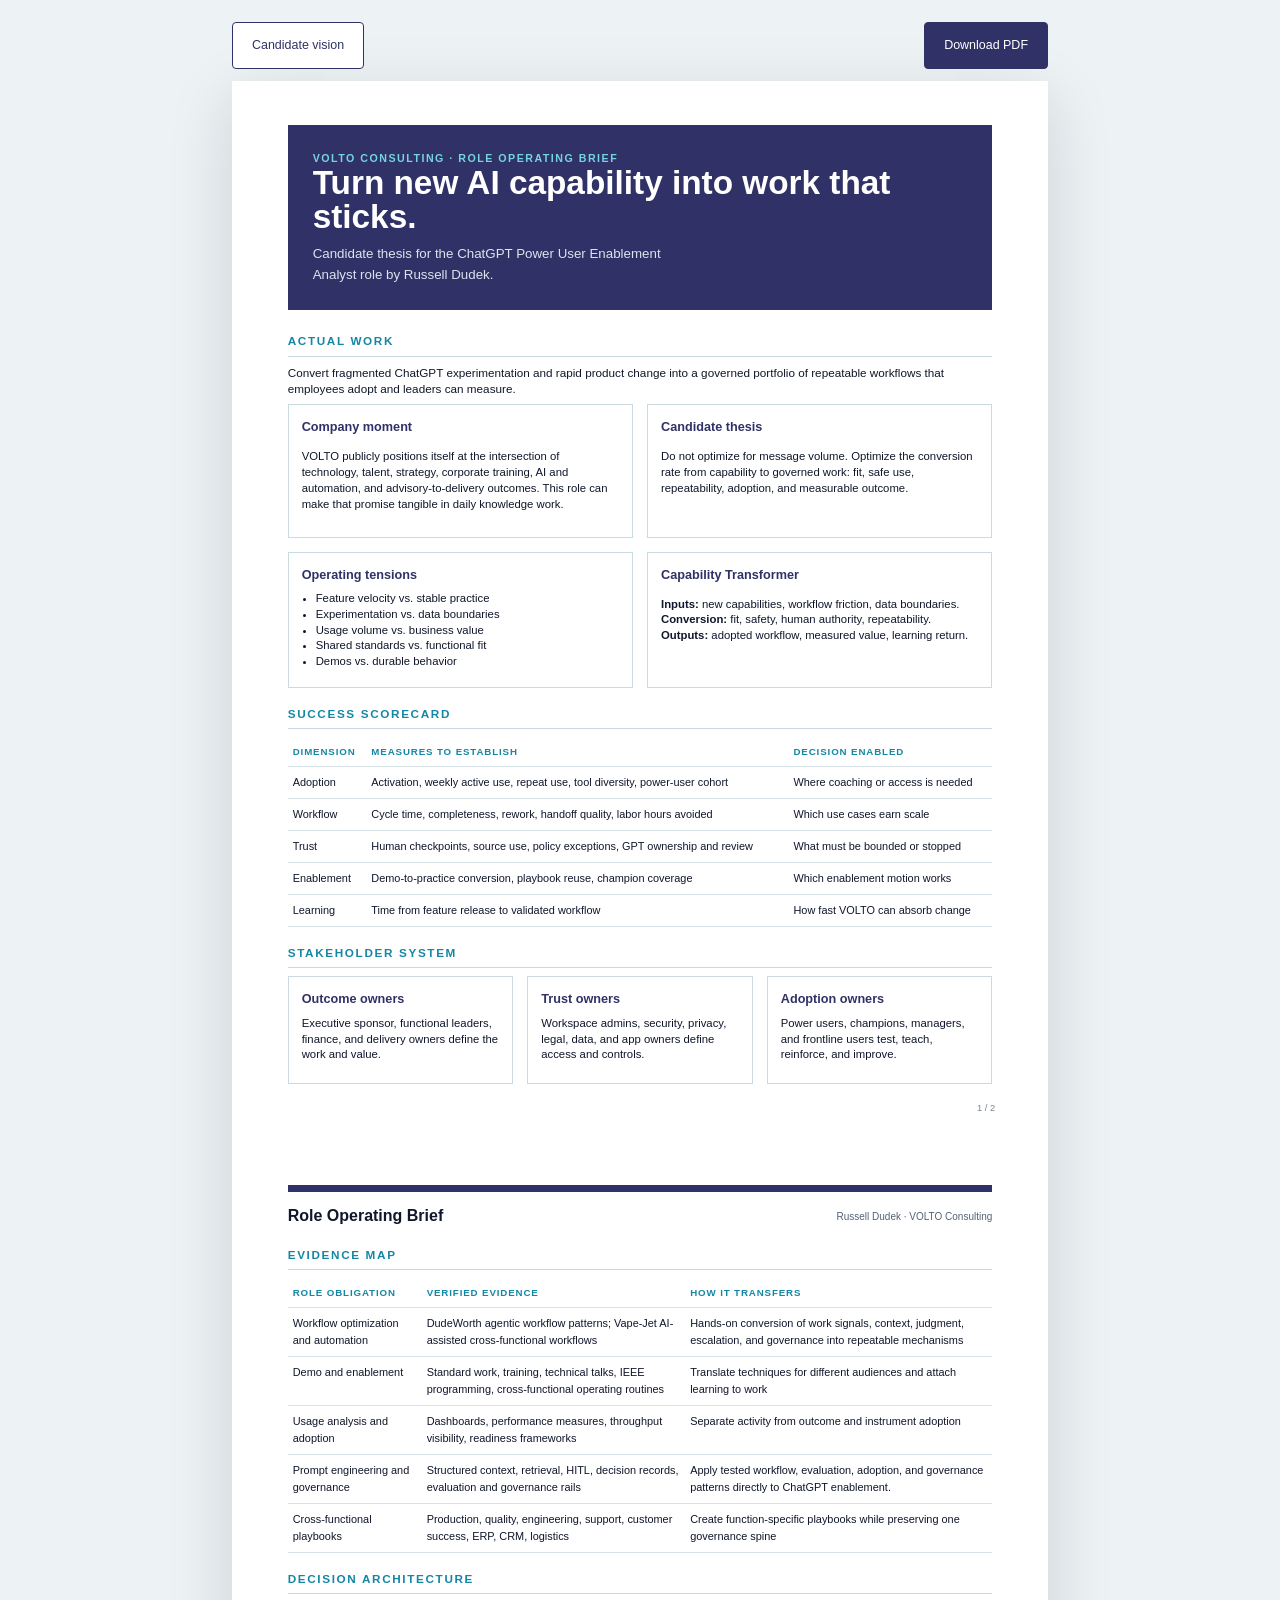
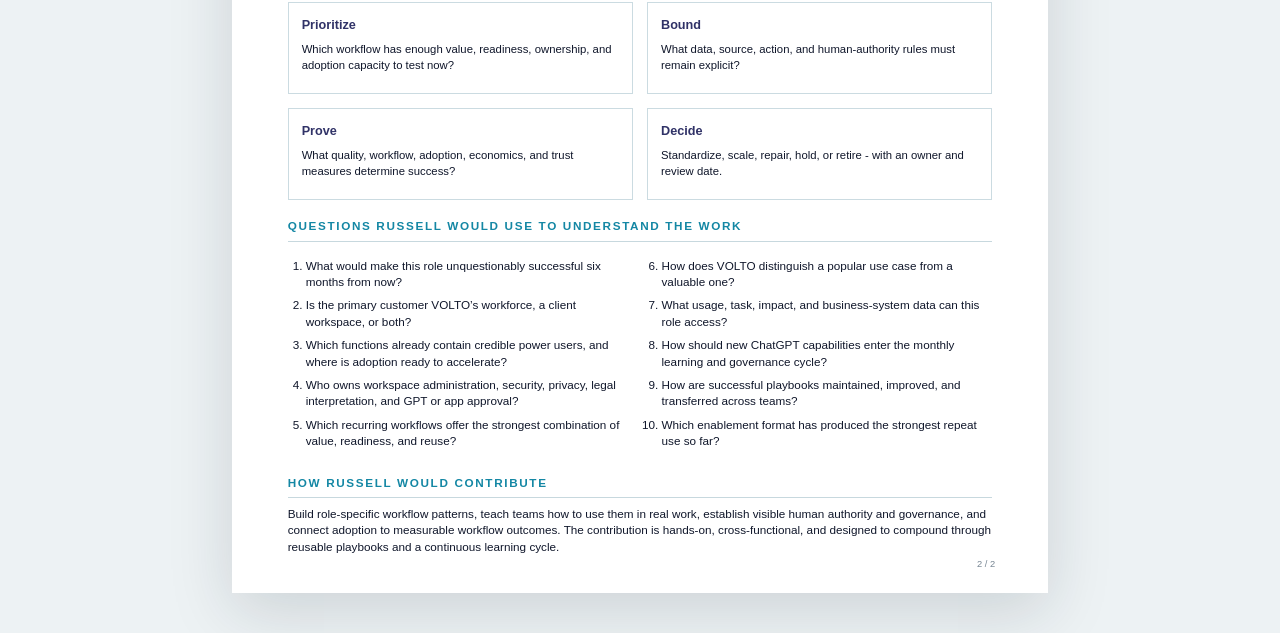
<file: interview-brief.html>
<!DOCTYPE html>

<html lang="en"><head><meta charset="utf-8"/><meta content="width=device-width,initial-scale=1" name="viewport"/><title>VOLTO Role Operating Brief</title><link href="styles.css" rel="stylesheet"/></head><body class="doc-body"><div class="doc-toolbar"><div class="group"><a class="button secondary" href="index.html">Candidate vision</a></div><div class="group"><a class="button primary" download="" href="docs/VOLTO-Interview-Thesis-Brief.pdf">Download PDF</a></div></div><main class="document brief-document"><section class="print-page"><div class="brief-hero"><div class="doc-kicker" style="color:#74d4df">VOLTO CONSULTING · ROLE OPERATING BRIEF</div><h1>Turn new AI capability into work that sticks.</h1><p>Candidate thesis for the ChatGPT Power User Enablement Analyst role by Russell Dudek.</p></div><div class="doc-section"><h2>Actual work</h2><p>Convert fragmented ChatGPT experimentation and rapid product change into a governed portfolio of repeatable workflows that employees adopt and leaders can measure.</p></div><div class="brief-grid"><div class="brief-card"><h3>Company moment</h3><p>VOLTO publicly positions itself at the intersection of technology, talent, strategy, corporate training, AI and automation, and advisory-to-delivery outcomes. This role can make that promise tangible in daily knowledge work.</p></div><div class="brief-card"><h3>Candidate thesis</h3><p>Do not optimize for message volume. Optimize the conversion rate from capability to governed work: fit, safe use, repeatability, adoption, and measurable outcome.</p></div><div class="brief-card"><h3>Operating tensions</h3><ul><li>Feature velocity vs. stable practice</li><li>Experimentation vs. data boundaries</li><li>Usage volume vs. business value</li><li>Shared standards vs. functional fit</li><li>Demos vs. durable behavior</li></ul></div><div class="brief-card"><h3>Capability Transformer</h3><p><strong>Inputs:</strong> new capabilities, workflow friction, data boundaries.<br/><strong>Conversion:</strong> fit, safety, human authority, repeatability.<br/><strong>Outputs:</strong> adopted workflow, measured value, learning return.</p></div></div><div class="doc-section"><h2>Success scorecard</h2><table class="score-table"><tr><th>Dimension</th><th>Measures to establish</th><th>Decision enabled</th></tr><tr><td>Adoption</td><td>Activation, weekly active use, repeat use, tool diversity, power-user cohort</td><td>Where coaching or access is needed</td></tr><tr><td>Workflow</td><td>Cycle time, completeness, rework, handoff quality, labor hours avoided</td><td>Which use cases earn scale</td></tr><tr><td>Trust</td><td>Human checkpoints, source use, policy exceptions, GPT ownership and review</td><td>What must be bounded or stopped</td></tr><tr><td>Enablement</td><td>Demo-to-practice conversion, playbook reuse, champion coverage</td><td>Which enablement motion works</td></tr><tr><td>Learning</td><td>Time from feature release to validated workflow</td><td>How fast VOLTO can absorb change</td></tr></table><div class="doc-section"><h2>Stakeholder system</h2><div class="brief-grid" style="grid-template-columns:repeat(3,1fr)"><div class="brief-card"><h3>Outcome owners</h3><p>Executive sponsor, functional leaders, finance, and delivery owners define the work and value.</p></div><div class="brief-card"><h3>Trust owners</h3><p>Workspace admins, security, privacy, legal, data, and app owners define access and controls.</p></div><div class="brief-card"><h3>Adoption owners</h3><p>Power users, champions, managers, and frontline users test, teach, reinforce, and improve.</p></div></div></div><span class="page-num">1 / 2</span></div></section><section class="print-page"><div class="continuation"><strong>Role Operating Brief</strong><span>Russell Dudek · VOLTO Consulting</span></div><div class="doc-section"><h2>Evidence map</h2><table class="score-table"><tr><th>Role obligation</th><th>Verified evidence</th><th>How it transfers</th></tr><tr><td>Workflow optimization and automation</td><td>DudeWorth agentic workflow patterns; Vape-Jet AI-assisted cross-functional workflows</td><td>Hands-on conversion of work signals, context, judgment, escalation, and governance into repeatable mechanisms</td></tr><tr><td>Demo and enablement</td><td>Standard work, training, technical talks, IEEE programming, cross-functional operating routines</td><td>Translate techniques for different audiences and attach learning to work</td></tr><tr><td>Usage analysis and adoption</td><td>Dashboards, performance measures, throughput visibility, readiness frameworks</td><td>Separate activity from outcome and instrument adoption</td></tr><tr><td>Prompt engineering and governance</td><td>Structured context, retrieval, HITL, decision records, evaluation and governance rails</td><td>Apply tested workflow, evaluation, adoption, and governance patterns directly to ChatGPT enablement.</td></tr><tr><td>Cross-functional playbooks</td><td>Production, quality, engineering, support, customer success, ERP, CRM, logistics</td><td>Create function-specific playbooks while preserving one governance spine</td></tr></table></div><div class="doc-section"><h2>Decision architecture</h2><div class="brief-grid"><div class="brief-card"><h3>Prioritize</h3><p>Which workflow has enough value, readiness, ownership, and adoption capacity to test now?</p></div><div class="brief-card"><h3>Bound</h3><p>What data, source, action, and human-authority rules must remain explicit?</p></div><div class="brief-card"><h3>Prove</h3><p>What quality, workflow, adoption, economics, and trust measures determine success?</p></div><div class="brief-card"><h3>Decide</h3><p>Standardize, scale, repair, hold, or retire - with an owner and review date.</p></div></div></div><div class="doc-section"><h2>Questions Russell would use to understand the work</h2><ol class="question-grid"><li>What would make this role unquestionably successful six months from now?</li><li>Is the primary customer VOLTO’s workforce, a client workspace, or both?</li><li>Which functions already contain credible power users, and where is adoption ready to accelerate?</li><li>Who owns workspace administration, security, privacy, legal interpretation, and GPT or app approval?</li><li>Which recurring workflows offer the strongest combination of value, readiness, and reuse?</li><li>How does VOLTO distinguish a popular use case from a valuable one?</li><li>What usage, task, impact, and business-system data can this role access?</li><li>How should new ChatGPT capabilities enter the monthly learning and governance cycle?</li><li>How are successful playbooks maintained, improved, and transferred across teams?</li><li>Which enablement format has produced the strongest repeat use so far?</li></ol></div><div class="doc-section"><h2>How Russell would contribute</h2><p>Build role-specific workflow patterns, teach teams how to use them in real work, establish visible human authority and governance, and connect adoption to measurable workflow outcomes. The contribution is hands-on, cross-functional, and designed to compound through reusable playbooks and a continuous learning cycle.</p></div><span class="page-num">2 / 2</span></section></main></body></html>
</file>
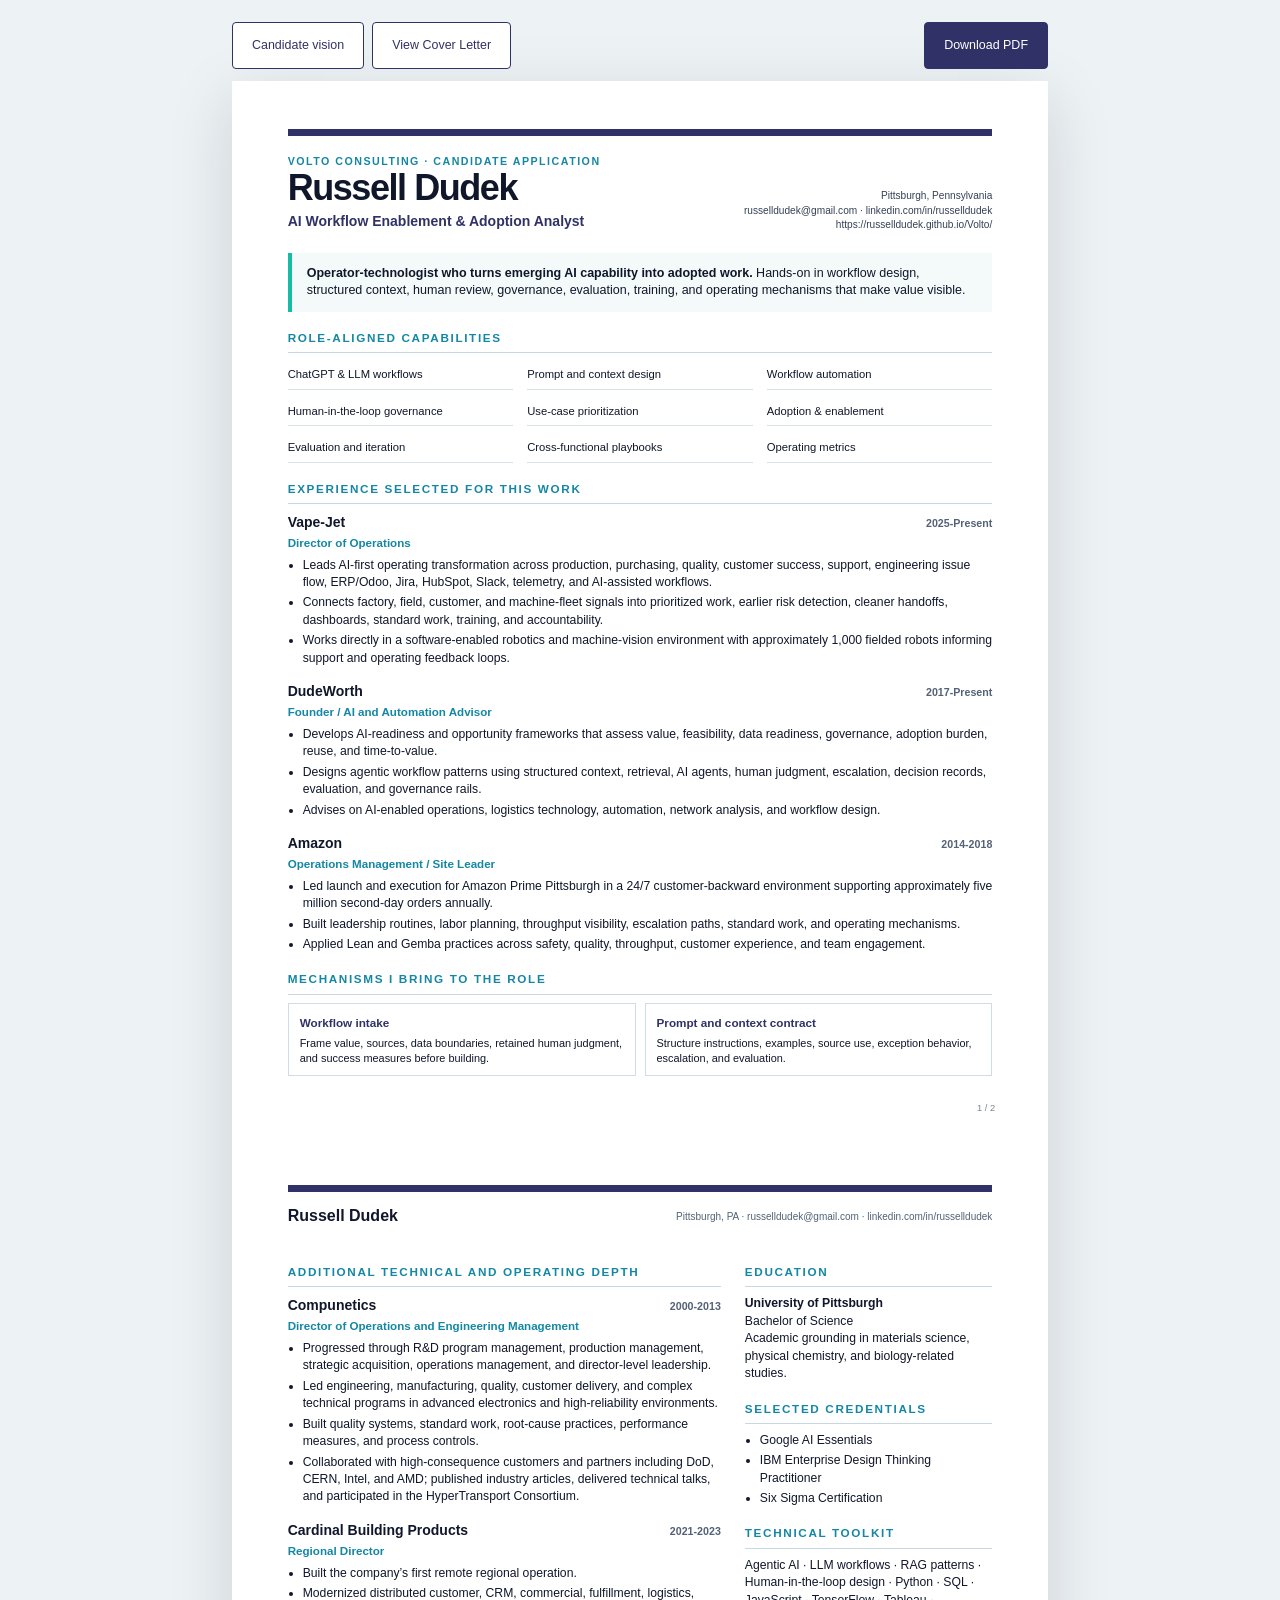
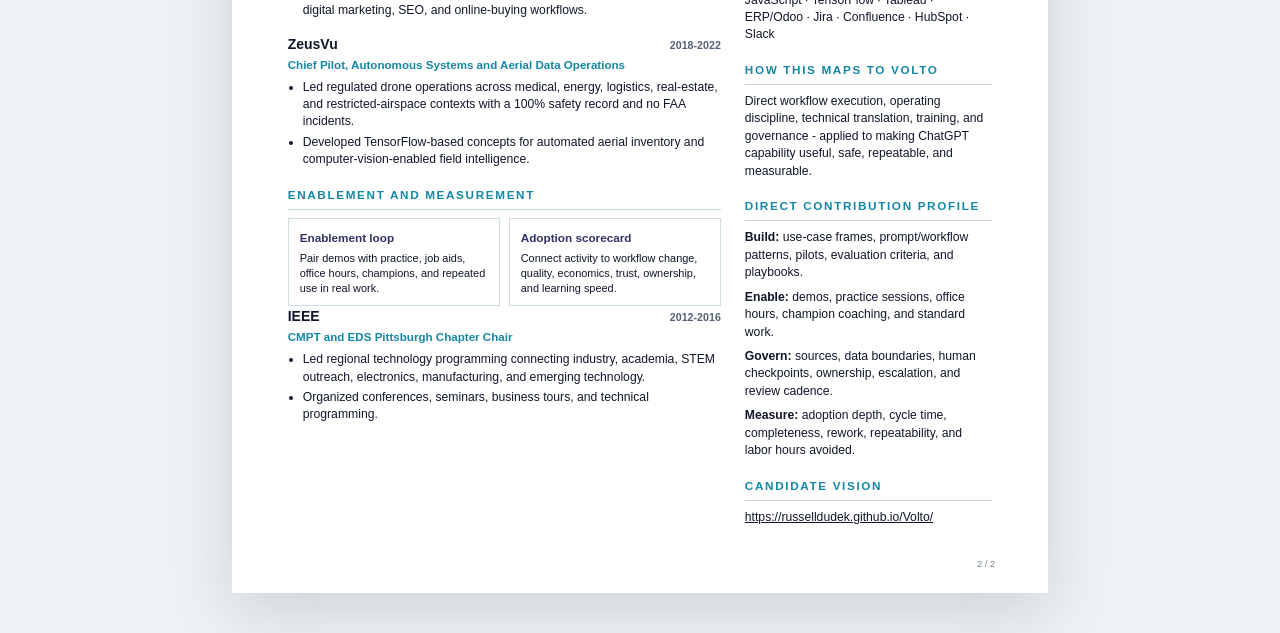
<file: resume.html>
<!DOCTYPE html>
<html lang="en"><head><meta charset="utf-8"/><meta content="width=device-width,initial-scale=1" name="viewport"/><title>Russell Dudek | VOLTO Resume</title><link href="styles.css" rel="stylesheet"/></head><body class="doc-body"><div class="doc-toolbar"><div class="group"><a class="button secondary" href="index.html">Candidate vision</a><a class="button secondary" href="cover-letter.html">View Cover Letter</a></div><div class="group"><a class="button primary" download="" href="docs/Russell-Dudek-VOLTO-Resume.pdf">Download PDF</a></div></div><main class="document resume-document"><section class="print-page"><div class="doc-header"><div><div class="doc-kicker">VOLTO CONSULTING · CANDIDATE APPLICATION</div><h1>Russell Dudek</h1><div class="doc-role">AI Workflow Enablement &amp; Adoption Analyst</div></div><div class="contact">Pittsburgh, Pennsylvania<br/><a href="mailto:russelldudek@gmail.com">russelldudek@gmail.com</a> · <a href="https://www.linkedin.com/in/russelldudek">linkedin.com/in/russelldudek</a><br/><a href="https://russelldudek.github.io/Volto/">https://russelldudek.github.io/Volto/</a></div></div><div class="summary-box"><strong>Operator-technologist who turns emerging AI capability into adopted work.</strong> Hands-on in workflow design, structured context, human review, governance, evaluation, training, and operating mechanisms that make value visible.</div><div class="doc-section"><h2>Role-aligned capabilities</h2><div class="cap-grid"><div class="cap">ChatGPT &amp; LLM workflows</div><div class="cap">Prompt and context design</div><div class="cap">Workflow automation</div><div class="cap">Human-in-the-loop governance</div><div class="cap">Use-case prioritization</div><div class="cap">Adoption &amp; enablement</div><div class="cap">Evaluation and iteration</div><div class="cap">Cross-functional playbooks</div><div class="cap">Operating metrics</div></div></div>
<div class="doc-section"><h2>Experience selected for this work</h2><div class="experience"><div class="exp-head"><h3>Vape-Jet</h3><span class="exp-meta">2025-Present</span></div><div class="exp-title">Director of Operations</div><ul><li>Leads AI-first operating transformation across production, purchasing, quality, customer success, support, engineering issue flow, ERP/Odoo, Jira, HubSpot, Slack, telemetry, and AI-assisted workflows.</li><li>Connects factory, field, customer, and machine-fleet signals into prioritized work, earlier risk detection, cleaner handoffs, dashboards, standard work, training, and accountability.</li><li>Works directly in a software-enabled robotics and machine-vision environment with approximately 1,000 fielded robots informing support and operating feedback loops.</li></ul></div>
<div class="experience"><div class="exp-head"><h3>DudeWorth</h3><span class="exp-meta">2017-Present</span></div><div class="exp-title">Founder / AI and Automation Advisor</div><ul><li>Develops AI-readiness and opportunity frameworks that assess value, feasibility, data readiness, governance, adoption burden, reuse, and time-to-value.</li><li>Designs agentic workflow patterns using structured context, retrieval, AI agents, human judgment, escalation, decision records, evaluation, and governance rails.</li><li>Advises on AI-enabled operations, logistics technology, automation, network analysis, and workflow design.</li></ul></div>
<div class="experience"><div class="exp-head"><h3>Amazon</h3><span class="exp-meta">2014-2018</span></div><div class="exp-title">Operations Management / Site Leader</div><ul><li>Led launch and execution for Amazon Prime Pittsburgh in a 24/7 customer-backward environment supporting approximately five million second-day orders annually.</li><li>Built leadership routines, labor planning, throughput visibility, escalation paths, standard work, and operating mechanisms.</li><li>Applied Lean and Gemba practices across safety, quality, throughput, customer experience, and team engagement.</li></ul></div></div><div class="doc-section"><h2>Mechanisms I bring to the role</h2><div class="proof-grid"><div class="proof-cell"><strong>Workflow intake</strong><p>Frame value, sources, data boundaries, retained human judgment, and success measures before building.</p></div><div class="proof-cell"><strong>Prompt and context contract</strong><p>Structure instructions, examples, source use, exception behavior, escalation, and evaluation.</p></div></div></div><span class="page-num">1 / 2</span></section><section class="print-page"><div class="continuation"><strong>Russell Dudek</strong><span>Pittsburgh, PA · russelldudek@gmail.com · linkedin.com/in/russelldudek</span></div><div class="two-col"><div><div class="doc-section"><h2>Additional technical and operating depth</h2><div class="experience"><div class="exp-head"><h3>Compunetics</h3><span class="exp-meta">2000-2013</span></div><div class="exp-title">Director of Operations and Engineering Management</div><ul><li>Progressed through R&amp;D program management, production management, strategic acquisition, operations management, and director-level leadership.</li><li>Led engineering, manufacturing, quality, customer delivery, and complex technical programs in advanced electronics and high-reliability environments.</li><li>Built quality systems, standard work, root-cause practices, performance measures, and process controls.</li><li>Collaborated with high-consequence customers and partners including DoD, CERN, Intel, and AMD; published industry articles, delivered technical talks, and participated in the HyperTransport Consortium.</li></ul></div><div class="experience"><div class="exp-head"><h3>Cardinal Building Products</h3><span class="exp-meta">2021-2023</span></div><div class="exp-title">Regional Director</div><ul><li>Built the company’s first remote regional operation.</li><li>Modernized distributed customer, CRM, commercial, fulfillment, logistics, digital marketing, SEO, and online-buying workflows.</li></ul></div><div class="experience"><div class="exp-head"><h3>ZeusVu</h3><span class="exp-meta">2018-2022</span></div><div class="exp-title">Chief Pilot, Autonomous Systems and Aerial Data Operations</div><ul><li>Led regulated drone operations across medical, energy, logistics, real-estate, and restricted-airspace contexts with a 100% safety record and no FAA incidents.</li><li>Developed TensorFlow-based concepts for automated aerial inventory and computer-vision-enabled field intelligence.</li></ul></div><div class="doc-section"><h2>Enablement and measurement</h2><div class="proof-grid"><div class="proof-cell"><strong>Enablement loop</strong><p>Pair demos with practice, job aids, office hours, champions, and repeated use in real work.</p></div><div class="proof-cell"><strong>Adoption scorecard</strong><p>Connect activity to workflow change, quality, economics, trust, ownership, and learning speed.</p></div></div></div><div class="experience"><div class="exp-head"><h3>IEEE</h3><span class="exp-meta">2012-2016</span></div><div class="exp-title">CMPT and EDS Pittsburgh Chapter Chair</div><ul><li>Led regional technology programming connecting industry, academia, STEM outreach, electronics, manufacturing, and emerging technology.</li><li>Organized conferences, seminars, business tours, and technical programming.</li></ul></div></div></div><aside><div class="doc-section"><h2>Education</h2><p><strong>University of Pittsburgh</strong><br/>Bachelor of Science<br/>Academic grounding in materials science, physical chemistry, and biology-related studies.</p></div><div class="doc-section"><h2>Selected credentials</h2><ul><li>Google AI Essentials</li><li>IBM Enterprise Design Thinking Practitioner</li><li>Six Sigma Certification</li></ul></div><div class="doc-section"><h2>Technical toolkit</h2><p>Agentic AI · LLM workflows · RAG patterns · Human-in-the-loop design · Python · SQL · JavaScript · TensorFlow · Tableau · ERP/Odoo · Jira · Confluence · HubSpot · Slack</p></div><div class="doc-section"><h2>How this maps to VOLTO</h2><p>Direct workflow execution, operating discipline, technical translation, training, and governance - applied to making ChatGPT capability useful, safe, repeatable, and measurable.</p></div><div class="doc-section"><h2>Direct contribution profile</h2><p><strong>Build:</strong> use-case frames, prompt/workflow patterns, pilots, evaluation criteria, and playbooks.</p><p><strong>Enable:</strong> demos, practice sessions, office hours, champion coaching, and standard work.</p><p><strong>Govern:</strong> sources, data boundaries, human checkpoints, ownership, escalation, and review cadence.</p><p><strong>Measure:</strong> adoption depth, cycle time, completeness, rework, repeatability, and labor hours avoided.</p></div><div class="doc-section"><h2>Candidate vision</h2><p><a href="https://russelldudek.github.io/Volto/">https://russelldudek.github.io/Volto/</a></p></div></aside></div><span class="page-num">2 / 2</span></section></main></body></html>
</file>
<file: styles.css>
@import url("brand-tokens.css");
*{box-sizing:border-box}html{scroll-behavior:smooth}body{margin:0;color:var(--volto-ink);background:var(--volto-paper);font-family:Lato,"Noto Sans",Arial,sans-serif;line-height:1.55}a{color:inherit}button,a.button{font:inherit}.skip{position:absolute;left:-999px}.skip:focus{left:16px;top:16px;z-index:99;background:#fff;padding:10px;border:2px solid var(--volto-navy)}
.site-header{height:74px;display:flex;align-items:center;justify-content:space-between;padding:0 clamp(22px,5vw,78px);border-bottom:1px solid #e5edf1;position:sticky;top:0;background:rgba(255,255,255,.95);backdrop-filter:blur(14px);z-index:20}.brand-lockup{display:flex;align-items:center;gap:16px}.brand-name{font-weight:900;letter-spacing:.15em;font-size:1rem;color:var(--volto-navy)}.brand-sub{font-size:.69rem;letter-spacing:.17em;text-transform:uppercase;color:#607182;border-left:1px solid #cbd6dc;padding-left:16px}.nav{display:flex;gap:20px;align-items:center}.nav a{text-decoration:none;font-size:.84rem;font-weight:700}.nav .primary{background:var(--volto-navy);color:white;padding:10px 16px;border-radius:4px}
main{overflow:hidden}.hero{min-height:calc(100vh - 74px);display:grid;grid-template-columns:minmax(0,1fr) minmax(480px,1.1fr);gap:clamp(34px,5vw,84px);align-items:center;padding:clamp(56px,8vw,116px) clamp(22px,6vw,92px);position:relative}.hero:before{content:"";position:absolute;inset:0;background:linear-gradient(125deg,#fff 0 63%,#f2fafb 63% 100%);z-index:-2}.hero-copy{max-width:710px}.identity-line{font-size:.82rem;text-transform:uppercase;letter-spacing:.16em;color:var(--volto-blue);font-weight:800;margin:0 0 22px}.hero h1{font-family:"Inter Display",Lato,sans-serif;font-weight:650;font-size:clamp(3rem,5.7vw,6.7rem);line-height:.95;letter-spacing:-.058em;margin:0 0 26px;max-width:12ch}.hero h1 em{font-style:normal;color:var(--volto-navy)}.hero .lede{font-size:clamp(1.05rem,1.4vw,1.3rem);max-width:57ch;color:#445267;margin:0 0 34px}.hero-actions{display:flex;gap:12px;flex-wrap:wrap}.button{display:inline-flex;align-items:center;justify-content:center;text-decoration:none;padding:13px 19px;border-radius:4px;font-weight:800;border:1px solid var(--volto-navy);cursor:pointer}.button.primary{background:var(--volto-navy);color:white}.button.secondary{background:white;color:var(--volto-navy)}
.transformer-shell{background:#fff;border:1px solid #dce7ec;box-shadow:var(--shadow);padding:clamp(22px,3vw,42px);min-height:540px;display:flex;flex-direction:column;justify-content:center;position:relative}.transformer-shell:before{content:"CAPABILITY TRANSFORMER";position:absolute;top:18px;left:22px;font-size:.66rem;letter-spacing:.18em;color:#6c7c89;font-weight:900}.transformer-svg{width:100%;height:auto;overflow:visible}.input-label,.output-label,.coil-label{font:700 14px Lato, sans-serif;fill:#26344a}.small-label{font:700 11px Lato,sans-serif;letter-spacing:.08em;fill:#607182}.wire{stroke:#8ba3af;stroke-width:3;fill:none}.coil{stroke:var(--volto-navy);stroke-width:7;fill:none;stroke-linecap:round}.core{fill:#edf6f8;stroke:#b8d2db;stroke-width:2}.relay{fill:#fff;stroke:var(--campaign-electric);stroke-width:3}.wave{fill:none;stroke:var(--campaign-electric);stroke-width:5;stroke-linecap:round}.pulse{fill:var(--campaign-electric);filter:drop-shadow(0 0 7px rgba(23,188,167,.8));offset-path:path('M 10 145 L 177 145 C 214 145 214 70 255 70 C 296 70 296 220 337 220 C 378 220 378 70 419 70 L 515 70');animation:pulse 3.6s cubic-bezier(.45,.05,.25,1) forwards;opacity:0}.transformer-shell.replay .pulse{animation:none}.transformer-shell.running .pulse{animation:pulse 3.6s cubic-bezier(.45,.05,.25,1) forwards}.energy{stroke-dasharray:8 9;stroke-dashoffset:80}.transformer-shell.running .energy{animation:dash 2.4s linear}.transformer-shell.running .wave{animation:stabilize 2.5s ease-out}.status-line{margin-top:22px;display:flex;justify-content:space-between;gap:18px;border-top:1px solid #e2eaee;padding-top:18px}.status-line strong{color:var(--volto-navy)}.status-line span:last-child{text-align:right;color:#57677a}
@keyframes pulse{0%{offset-distance:0;opacity:0}8%{opacity:1}92%{opacity:1}100%{offset-distance:100%;opacity:0}}@keyframes dash{to{stroke-dashoffset:0}}@keyframes stabilize{0%{stroke-dasharray:4 12;opacity:.25}65%{stroke-dasharray:20 5;opacity:.8}100%{stroke-dasharray:none;opacity:1}}
.section{padding:clamp(76px,9vw,136px) clamp(22px,6vw,92px)}.section.navy{background:var(--volto-navy);color:#fff}.section.mist{background:var(--volto-mist)}.section-grid{max-width:1320px;margin:0 auto;display:grid;grid-template-columns:.8fr 1.2fr;gap:clamp(36px,6vw,96px)}.section h2{font-family:"Inter Display",Lato,sans-serif;font-size:clamp(2.25rem,4vw,4.8rem);line-height:1.02;letter-spacing:-.045em;margin:0}.section-intro{font-size:1.1rem;color:#5a6879;max-width:52ch}.navy .section-intro{color:#cbd9e4}.tension-list{display:grid;border-top:1px solid currentColor}.tension{display:grid;grid-template-columns:70px 1fr;padding:24px 0;border-bottom:1px solid rgba(120,140,155,.4)}.tension .num{font-weight:900;color:var(--campaign-electric)}.tension h3{margin:0 0 4px;font-size:1.14rem}.tension p{margin:0;color:#667487}.navy .tension p{color:#cbd9e4}
.lab{max-width:1320px;margin:0 auto}.lab-head{display:flex;justify-content:space-between;gap:40px;align-items:end;margin-bottom:46px}.scenario-tabs{display:flex;gap:8px;flex-wrap:wrap}.scenario-tabs button{background:#fff;border:1px solid #b9ccd4;color:var(--volto-navy);padding:10px 14px;border-radius:4px;font-weight:800;cursor:pointer}.scenario-tabs button[aria-pressed="true"]{background:var(--volto-navy);color:#fff;border-color:var(--volto-navy)}.lab-stage{display:grid;grid-template-columns:1fr 1fr;border:1px solid #c9dbe1;background:#fff;min-height:420px}.work-brief{padding:clamp(28px,4vw,56px);border-right:1px solid #c9dbe1}.work-brief h3{font-size:clamp(1.8rem,3vw,3.1rem);line-height:1.05;margin:12px 0 18px;letter-spacing:-.03em}.scenario-label{font-size:.7rem;letter-spacing:.17em;text-transform:uppercase;color:var(--volto-blue);font-weight:900}.work-brief p{color:#526174}.state-stack{display:grid;grid-template-columns:1fr 1fr}.state{padding:26px;border-bottom:1px solid #dce7eb;border-right:1px solid #dce7eb}.state:nth-child(even){border-right:0}.state:nth-last-child(-n+2){border-bottom:0}.state span{display:block;font-size:.67rem;letter-spacing:.13em;text-transform:uppercase;color:#6b7b88;font-weight:900;margin-bottom:8px}.state strong{font-size:1rem;line-height:1.35}.verdict{color:var(--campaign-electric)}
.proof-band{max-width:1320px;margin:0 auto}.proof-statement{font-family:"Inter Display",Lato,sans-serif;font-size:clamp(2.1rem,3.5vw,4.3rem);line-height:1.08;letter-spacing:-.04em;max-width:21ch;margin:0 0 70px}.evidence-list{display:grid;grid-template-columns:repeat(4,1fr);border-top:1px solid rgba(255,255,255,.25)}.evidence{padding:26px 24px 10px 0;border-right:1px solid rgba(255,255,255,.22)}.evidence:last-child{border-right:0;padding-left:24px}.evidence:not(:first-child){padding-left:24px}.evidence h3{font-size:1.03rem;margin:0 0 9px}.evidence p{font-size:.9rem;color:#c9d8e3;margin:0}
.plan{max-width:1320px;margin:0 auto}.plan-grid{display:grid;grid-template-columns:repeat(3,1fr);margin-top:52px;border-top:1px solid #b9cfd8}.phase{padding:32px 28px 20px 0;border-right:1px solid #b9cfd8}.phase:not(:first-child){padding-left:28px}.phase:last-child{border-right:0}.phase .days{font-weight:900;color:var(--volto-blue);font-size:.76rem;letter-spacing:.14em;text-transform:uppercase}.phase h3{font-size:1.45rem;margin:12px 0}.phase ul{padding-left:18px;color:#526174}.phase li{margin:10px 0}
.documents{max-width:1320px;margin:0 auto}.doc-list{margin-top:48px;border-top:1px solid #bfd0d8}.doc-link{display:grid;grid-template-columns:120px 1fr 24px;gap:24px;align-items:center;padding:22px 0;border-bottom:1px solid #bfd0d8;text-decoration:none}.doc-link .type{font-size:.7rem;letter-spacing:.15em;text-transform:uppercase;font-weight:900;color:var(--volto-blue)}.doc-link strong{font-size:1.08rem}.doc-link:hover strong{text-decoration:underline}.footer{padding:34px clamp(22px,6vw,92px);background:#0c1222;color:#b7c4d1;font-size:.78rem}.footer-inner{max-width:1320px;margin:0 auto;display:flex;justify-content:space-between;gap:30px}.footer a{color:#fff}
/* document web surfaces */
.doc-body{background:#edf2f4}.doc-toolbar{max-width:8.5in;margin:22px auto 12px;display:flex;justify-content:space-between;gap:10px;align-items:center}.doc-toolbar .group{display:flex;gap:8px;flex-wrap:wrap}.doc-toolbar a{font-size:.78rem}.document{width:8.5in;margin:0 auto 40px;box-shadow:0 18px 60px rgba(20,33,50,.15)}.print-page{width:8.5in;height:11in;background:#fff;position:relative;padding:.5in .58in .48in;overflow:hidden;page-break-after:always}.print-page:last-child{page-break-after:auto}.doc-header{border-top:7px solid var(--volto-navy);padding-top:17px;display:grid;grid-template-columns:1fr auto;gap:20px;align-items:end;margin-bottom:20px}.doc-header h1{font-size:27pt;letter-spacing:-.04em;line-height:1;margin:0 0 5px}.doc-kicker{font-size:8pt;text-transform:uppercase;letter-spacing:.14em;color:var(--volto-blue);font-weight:900}.contact{text-align:right;font-size:7.6pt;line-height:1.42;color:#344154}.contact a{text-decoration:none}.doc-role{font-size:10.5pt;font-weight:800;color:var(--volto-navy)}.doc-section{margin-top:17px}.doc-section h2{font-size:8.8pt;letter-spacing:.14em;text-transform:uppercase;color:var(--volto-blue);margin:0 0 8px;border-bottom:1px solid #c7d8de;padding-bottom:5px}.doc-section p,.doc-section li{font-size:8.5pt;line-height:1.38}.doc-section p{margin:0 0 7px}.doc-section ul{padding-left:15px;margin:5px 0}.doc-section li{margin:3px 0}.summary-box{border-left:4px solid var(--campaign-electric);background:#f3faf9;padding:11px 14px;margin:10px 0 15px;font-size:9pt}.experience{margin-bottom:12px}.exp-head{display:flex;justify-content:space-between;gap:15px;align-items:baseline}.exp-head h3{font-size:10pt;margin:0}.exp-meta{font-size:8pt;font-weight:800;color:#536276;white-space:nowrap}.exp-title{font-size:8.2pt;color:var(--volto-blue);font-weight:800}.two-col{display:grid;grid-template-columns:1.4fr .8fr;gap:24px}.cap-grid{display:grid;grid-template-columns:repeat(3,1fr);gap:6px 12px;font-size:8pt}.cap{border-bottom:1px solid #d8e2e6;padding:4px 0}.page-num{position:absolute;bottom:.23in;right:.55in;font-size:7pt;color:#758491}.continuation{display:flex;justify-content:space-between;align-items:center;border-top:7px solid var(--volto-navy);padding-top:12px;margin-bottom:17px}.continuation strong{font-size:12pt}.continuation span{font-size:7.5pt;color:#536276}.letter-body p{font-size:10pt;line-height:1.48;margin:0 0 12px}.letter-date{font-size:9pt;color:#536276;margin-bottom:18px}.signature{margin-top:22px}.signature strong{font-size:11pt}.brief-hero{background:var(--volto-navy);color:#fff;padding:25px;margin:-.05in 0 22px}.brief-hero h1{font-size:25pt;line-height:1.02;margin:0 0 10px}.brief-hero p{font-size:10pt;max-width:50ch;margin:0;color:#d9e4ed}.brief-grid{display:grid;grid-template-columns:1fr 1fr;gap:14px}.brief-card{border:1px solid #cbdbe1;padding:13px}.brief-card h3{font-size:9.5pt;margin:0 0 6px;color:var(--volto-navy)}.brief-card p,.brief-card li{font-size:8.3pt;line-height:1.36}.brief-card ul{padding-left:14px;margin:4px 0}.score-table{width:100%;border-collapse:collapse;font-size:8pt}.score-table th,.score-table td{border-bottom:1px solid #d7e2e6;text-align:left;padding:7px 5px;vertical-align:top}.score-table th{font-size:7pt;text-transform:uppercase;letter-spacing:.09em;color:var(--volto-blue)}.phase-band{display:grid;grid-template-columns:72px 1fr;gap:14px;border-top:1px solid #c7d8de;padding:13px 0}.phase-band .n{font-size:8pt;color:var(--volto-blue);font-weight:900}.phase-band h3{font-size:10.5pt;margin:0 0 5px}.phase-band p,.phase-band li{font-size:8.4pt;line-height:1.34}.phase-band ul{margin:4px 0;padding-left:14px}.kit-sheet{border:1px solid #b9cfd7;padding:16px;margin:14px 0}.kit-sheet h3{font-size:11pt;margin:0 0 8px;color:var(--volto-navy)}.field-row{display:grid;grid-template-columns:145px 1fr;border-top:1px solid #d8e3e7;padding:8px 0;font-size:8pt}.field-row span:first-child{font-weight:900;color:#516276}.checklist{columns:2;column-gap:24px}.check{break-inside:avoid;font-size:8.1pt;margin:7px 0}.check:before{content:"□";margin-right:7px;color:var(--volto-blue)}
@media(max-width:980px){.hero{grid-template-columns:1fr;padding-top:70px}.transformer-shell{min-height:460px}.section-grid{grid-template-columns:1fr}.evidence-list{grid-template-columns:1fr 1fr}.lab-stage{grid-template-columns:1fr}.work-brief{border-right:0;border-bottom:1px solid #c9dbe1}.nav a:not(.primary){display:none}}
@media(max-width:620px){.site-header{height:66px}.brand-sub{display:none}.hero{min-height:auto;padding:58px 20px 68px}.hero:before{background:#fff}.hero h1{font-size:3.45rem}.transformer-shell{padding:18px 10px;min-height:390px;box-shadow:0 14px 40px rgba(16,23,43,.1)}.input-label,.output-label,.coil-label{font-size:11px}.section{padding:78px 20px}.lab-head{display:block}.scenario-tabs{margin-top:24px}.state-stack{grid-template-columns:1fr}.state{border-right:0}.state:nth-last-child(-n+2){border-bottom:1px solid #dce7eb}.state:last-child{border-bottom:0}.evidence-list,.plan-grid{grid-template-columns:1fr}.evidence,.evidence:not(:first-child),.evidence:last-child,.phase,.phase:not(:first-child){padding:22px 0;border-right:0;border-bottom:1px solid rgba(255,255,255,.22)}.phase{border-color:#b9cfd8}.doc-link{grid-template-columns:84px 1fr 16px}.footer-inner{display:block}.document{width:100%;box-shadow:none;margin:0}.print-page{width:100%;height:auto;min-height:0;padding:28px 20px;overflow:visible}.doc-toolbar{padding:0 14px}.doc-header{grid-template-columns:1fr}.contact{text-align:left}.page-num{display:none}.two-col,.brief-grid{grid-template-columns:1fr}.doc-body{background:#fff}}
@media print{body{background:#fff}.doc-toolbar{display:none!important}.document{margin:0;box-shadow:none}.print-page{break-after:page;page-break-after:always}.print-page:last-child{break-after:auto;page-break-after:auto}.site-header,.footer{display:none}}
@media(prefers-reduced-motion:reduce){html{scroll-behavior:auto}.pulse{display:none}.energy,.wave{animation:none!important}.transformer-shell .wave{stroke-dasharray:none}}
@media screen and (max-width:900px){
  .doc-body{background:#fff}
  .document{width:100%;box-shadow:none;margin:0}
  .print-page{width:100%;height:auto;min-height:0;overflow:visible}
  .doc-toolbar{padding:0 14px}
}
/* Artifact-specific print composition */
.resume-document .doc-section p,.resume-document .doc-section li{font-size:9.15pt;line-height:1.43}
.resume-document .experience{margin-bottom:14px}.resume-document .exp-head h3{font-size:10.5pt}.resume-document .exp-title{font-size:8.7pt}.resume-document .cap-grid{font-size:8.45pt;gap:8px 14px}.resume-document .cap{padding:5px 0}.resume-document .summary-box{font-size:9.4pt;line-height:1.42;padding:12px 15px}.proof-grid{display:grid;grid-template-columns:1fr 1fr;gap:9px;margin-top:8px}.proof-cell{border:1px solid #ccdde3;padding:10px 11px}.proof-cell strong{display:block;font-size:8.8pt;color:var(--volto-navy);margin-bottom:4px}.proof-cell p{font-size:8.2pt!important;line-height:1.35!important;margin:0!important}
.cover-letter-document .letter-body p{font-size:10.9pt;line-height:1.58;margin:0 0 15px}.cover-letter-document .letter-date{font-size:9.5pt;margin-bottom:20px}.letter-callout{border-top:1px solid #bfd2d9;border-bottom:1px solid #bfd2d9;padding:12px 0;margin:17px 0}.letter-callout strong{display:block;color:var(--volto-navy);font-size:9.4pt;text-transform:uppercase;letter-spacing:.09em;margin-bottom:7px}.letter-callout span{font-size:9.7pt;line-height:1.5}
.brief-document .doc-section p,.brief-document .doc-section li{font-size:8.8pt;line-height:1.4}.brief-document .brief-card p,.brief-document .brief-card li{font-size:8.5pt;line-height:1.39}.question-grid{columns:2;column-gap:25px;padding-left:18px}.question-grid li{break-inside:avoid;font-size:8.4pt;line-height:1.37;margin:0 0 7px}.brief-document .score-table{font-size:8.2pt}.brief-document .score-table th{font-size:7.3pt}
.plan-document .phase-band h3{font-size:11pt}.plan-document .phase-band p,.plan-document .phase-band li{font-size:8.8pt;line-height:1.4}.plan-document .brief-card p,.plan-document .brief-card li{font-size:8.5pt;line-height:1.38}.plan-document .score-table{font-size:8.2pt}.gate-grid{display:grid;grid-template-columns:repeat(3,1fr);gap:10px}.gate{border-top:3px solid var(--campaign-electric);background:#f3faf9;padding:11px}.gate strong{display:block;font-size:8.8pt;color:var(--volto-navy);margin-bottom:5px}.gate p{font-size:8.1pt!important;line-height:1.35!important;margin:0!important}
.kit-document .kit-sheet{padding:20px;margin:16px 0}.kit-document .kit-sheet h3{font-size:11.5pt;margin-bottom:10px}.kit-document .field-row{grid-template-columns:150px 1fr;padding:10px 0;font-size:8.7pt;line-height:1.35}.kit-document .check{font-size:8.7pt;margin:9px 0}.kit-document .score-table{font-size:8.2pt}.example-flow{display:grid;grid-template-columns:repeat(4,1fr);gap:7px;margin-top:10px}.example-flow div{border:1px solid #c8dbe2;padding:9px;font-size:8pt;line-height:1.32}.example-flow strong{display:block;color:var(--volto-navy);margin-bottom:4px}
.cover-letter-document .print-page{padding:.58in .76in .5in}
.cover-letter-document .letter-body p{font-size:11.15pt;line-height:1.66;margin-bottom:16px}
.cover-letter-document .letter-callout{padding:14px 0;margin:19px 0}
.plan-document .print-page:first-child .phase-band{padding:18px 0}
.plan-document .print-page:first-child .phase-band h3{font-size:11.4pt}
.plan-document .print-page:first-child .phase-band li{font-size:9.05pt;line-height:1.44;margin:5px 0}
.plan-document .print-page:first-child .gate{padding:13px}
.plan-document .print-page:nth-child(2) .brief-card{padding:15px}
.plan-document .print-page:nth-child(2) .score-table th,.plan-document .print-page:nth-child(2) .score-table td{padding:8px 6px}
.cover-letter-document .print-page{padding:.55in .70in .48in}
.cover-letter-document .letter-body p{font-size:10.35pt;line-height:1.49;margin-bottom:12px}
.cover-letter-document .letter-date{margin-bottom:16px}
.cover-letter-document .letter-callout{padding:10px 0;margin:14px 0}
.cover-letter-document .letter-callout span{font-size:9.2pt;line-height:1.42}
</file>
<file: experience-core.css>
:root {
  --hero-ink: #f6f8ff;
  --hero-muted: #a9b7c9;
  --hero-violet: #8b69ff;
  --hero-blue: #49a8ff;
  --hero-teal: #20dfc9;
}

.sr-only {
  position: absolute !important;
  width: 1px !important;
  height: 1px !important;
  padding: 0 !important;
  margin: -1px !important;
  overflow: hidden !important;
  clip: rect(0, 0, 0, 0) !important;
  white-space: nowrap !important;
  border: 0 !important;
}

.experience-home {
  background: #030814;
}

.experience-home .site-header {
  background: rgba(2, 7, 17, 0.93);
  border-color: rgba(147, 190, 226, 0.13);
  color: #fff;
  backdrop-filter: blur(26px) saturate(1.2);
}

.experience-home .brand-name { color: #fff; }
.experience-home .brand-sub {
  color: #9baabe;
  border-color: rgba(255, 255, 255, 0.2);
}
.experience-home .nav a { color: #d5dfec; }
.experience-home .nav .primary {
  background: #f6f8ff;
  color: #0b1426;
}

.capability-hero {
  --a: #8b69ff;
  --b: #49a8ff;
  --c: #20dfc9;
  position: relative;
  isolation: isolate;
  height: calc(100svh - 74px);
  min-height: 720px;
  overflow: hidden;
  color: var(--hero-ink);
  background:
    radial-gradient(ellipse at 55% 47%, rgba(18, 119, 151, 0.17), transparent 42%),
    radial-gradient(circle at 31% 49%, rgba(95, 48, 198, 0.11), transparent 35%),
    linear-gradient(142deg, #020713 0%, #071024 49%, #03111e 100%);
}

.capability-hero::before {
  content: "";
  position: absolute;
  inset: 0;
  z-index: 2;
  pointer-events: none;
  background:
    linear-gradient(90deg, rgba(2, 7, 17, 0.92) 0, rgba(2, 7, 17, 0.40) 22%, transparent 38% 72%, rgba(2, 7, 17, 0.30) 88%, rgba(2, 7, 17, 0.70) 100%),
    linear-gradient(180deg, rgba(2, 7, 17, 0.05), transparent 62%, rgba(2, 7, 17, 0.48));
}

.hero-noise {
  position: absolute;
  inset: 0;
  z-index: 3;
  pointer-events: none;
  opacity: 0.04;
  mix-blend-mode: soft-light;
  background-image: url("data:image/svg+xml,%3Csvg xmlns='http://www.w3.org/2000/svg' width='180' height='180'%3E%3Cfilter id='n'%3E%3CfeTurbulence type='fractalNoise' baseFrequency='.82' numOctaves='3' stitchTiles='stitch'/%3E%3C/filter%3E%3Crect width='100%25' height='100%25' filter='url(%23n)' opacity='.8'/%3E%3C/svg%3E");
}

.ambient-grid {
  position: absolute;
  inset: 0;
  z-index: 0;
  opacity: 0.10;
  background-image:
    linear-gradient(rgba(95, 154, 196, 0.05) 1px, transparent 1px),
    linear-gradient(90deg, rgba(95, 154, 196, 0.05) 1px, transparent 1px);
  background-size: 72px 72px;
  mask-image: linear-gradient(to bottom, transparent 2%, #000 30%, #000 78%, transparent);
}

.hero-copy {
  position: absolute;
  z-index: 7;
  left: clamp(38px, 4vw, 66px);
  top: clamp(34px, 4.2vh, 52px);
  width: min(430px, 31vw);
}

.hero-copy::before {
  content: "";
  position: absolute;
  z-index: -1;
  inset: -20px -42px -26px -20px;
  background: linear-gradient(90deg, rgba(2, 7, 18, 0.98) 0 72%, rgba(2, 7, 18, 0.55) 88%, transparent);
  filter: blur(4px);
}

.eyebrow {
  display: block;
  color: #35e4d6;
  font-size: 0.72rem;
  letter-spacing: 0.08em;
  font-weight: 850;
  margin-bottom: 12px;
}

.hero-copy h1 {
  margin: 0;
  font-size: clamp(2.65rem, 3.25vw, 3.55rem);
  line-height: 1.02;
  letter-spacing: -0.052em;
  font-weight: 720;
}

.accent-rule {
  width: 49px;
  height: 2px;
  margin: 20px 0 17px;
  background: linear-gradient(90deg, var(--c), transparent);
  box-shadow: 0 0 10px rgba(32, 223, 201, 0.38);
}

.hero-copy p {
  margin: 0;
  max-width: 350px;
  color: #bac6d6;
  font-size: clamp(0.92rem, 1vw, 1.04rem);
  line-height: 1.52;
}

.flow-stack {
  position: absolute;
  z-index: 7;
  top: clamp(330px, 42vh, 375px);
  width: clamp(260px, 19.5vw, 306px);
  display: grid;
  gap: 10px;
}

.input-stack { left: clamp(38px, 4vw, 66px); }
.output-stack { right: clamp(38px, 4vw, 66px); }

.stack-label {
  display: flex;
  align-items: center;
  gap: 9px;
  margin: 0 0 1px 12px;
  color: #38e6d7;
  font-size: 0.68rem;
  font-weight: 850;
  letter-spacing: 0.08em;
}

.stack-label span {
  width: 16px;
  height: 1px;
  background: linear-gradient(90deg, var(--c), transparent);
  box-shadow: 0 0 8px rgba(32, 223, 201, 0.45);
}

.flow-card {
  position: relative;
  display: grid;
  grid-template-columns: 46px 1fr;
  gap: 13px;
  align-items: center;
  min-height: 80px;
  padding: 11px 14px;
  border: 1px solid rgba(91, 153, 218, 0.4);
  border-radius: 15px;
  background: linear-gradient(145deg, rgba(10, 21, 46, 0.91), rgba(7, 25, 43, 0.81));
  box-shadow: 0 16px 42px rgba(0, 0, 0, 0.22), inset 0 1px 0 rgba(255, 255, 255, 0.04);
  backdrop-filter: blur(18px) saturate(1.14);
  overflow: hidden;
  transition: border-color 0.55s ease, box-shadow 0.55s ease, transform 0.55s ease, opacity 0.55s ease;
}

.flow-card::before {
  content: "";
  position: absolute;
  inset: 0 0 auto;
  height: 1px;
  background: linear-gradient(90deg, transparent, rgba(143, 197, 255, 0.6), transparent);
}

.flow-card strong {
  display: block;
  font-size: 0.88rem;
  line-height: 1.18;
  margin-bottom: 4px;
  font-weight: 740;
}

.flow-card small {
  display: block;
  color: #aebdce;
  font-size: 0.69rem;
  line-height: 1.4;
}

.outcome-card {
  border-color: rgba(44, 197, 205, 0.42);
  background: linear-gradient(145deg, rgba(7, 25, 44, 0.91), rgba(7, 31, 43, 0.83));
  opacity: 0.82;
  transform: translateX(5px);
}

.outcome-card::before {
  background: linear-gradient(90deg, transparent, rgba(70, 236, 219, 0.65), transparent);
}

.capability-hero.settled .outcome-card {
  opacity: 1;
  transform: none;
  border-color: rgba(45, 225, 207, 0.55);
  box-shadow: 0 16px 42px rgba(0, 0, 0, 0.22), inset 0 1px 0 rgba(255, 255, 255, 0.04), 0 0 28px rgba(32, 223, 201, 0.07);
}

.icon-tile {
  width: 46px;
  height: 46px;
  border-radius: 12px;
  display: grid;
  place-items: center;
  background: radial-gradient(circle at 38% 24%, rgba(165, 141, 255, 0.24), rgba(52, 34, 115, 0.29));
  border: 1px solid rgba(139, 105, 255, 0.48);
  box-shadow: inset 0 0 22px rgba(126, 91, 255, 0.13), 0 0 20px rgba(97, 68, 222, 0.12);
}

.icon-tile svg {
  width: 28px;
  height: 28px;
  fill: none;
  stroke: #b9a8ff;
  stroke-width: 2;
  stroke-linecap: round;
  stroke-linejoin: round;
  filter: drop-shadow(0 0 7px rgba(139, 105, 255, 0.62));
}

.icon-tile.grid svg { fill: #70a4ff; stroke: none; }
.icon-tile.lock svg { fill: rgba(100, 82, 205, 0.12); }

.icon-tile.outcome {
  border-radius: 50%;
  background: radial-gradient(circle at 38% 26%, rgba(80, 244, 226, 0.2), rgba(6, 69, 79, 0.29));
  border-color: rgba(32, 223, 201, 0.5);
  box-shadow: inset 0 0 22px rgba(32, 223, 201, 0.12), 0 0 20px rgba(32, 223, 201, 0.12);
}

.icon-tile.outcome svg {
  stroke: var(--c);
  filter: drop-shadow(0 0 7px rgba(32, 223, 201, 0.62));
}

.center-stage {
  position: absolute;
  z-index: 6;
  left: 35%;
  right: 24.5%;
  top: 92px;
  bottom: 102px;
  pointer-events: none;
}

#capabilityField {
  position: absolute;
  inset: 0;
  width: 100%;
  height: 100%;
  display: block;
}

.semantic-funnel { display: none; }

.authority-orb {
  position: absolute;
  left: 50%;
  top: 46%;
  transform: translate(-50%, -50%);
  width: 112px;
  height: 112px;
  border-radius: 50%;
  display: grid;
  place-items: center;
  text-align: center;
  background: radial-gradient(circle at 34% 23%, #efffff 0 2%, #9af0ff 4%, #4faee9 14%, #2263b6 33%, #102f67 58%, #07152f 78%);
  border: 1px solid rgba(163, 239, 255, 0.76);
  box-shadow: inset -20px -24px 38px rgba(1, 10, 38, 0.82), inset 10px 10px 22px rgba(255, 255, 255, 0.18), 0 0 21px rgba(81, 191, 255, 0.6), 0 0 58px rgba(42, 224, 210, 0.17);
}

.authority-orb::before {
  content: "";
  position: absolute;
  inset: -9px;
  border-radius: 50%;
  border: 1px solid rgba(99, 223, 222, 0.2);
  box-shadow: 0 0 34px rgba(35, 220, 203, 0.15);
}

.authority-orb span {
  position: relative;
  z-index: 1;
  font-size: 0.82rem;
  line-height: 1.14;
  letter-spacing: 0.025em;
  font-weight: 850;
  text-shadow: 0 2px 15px rgba(0, 0, 0, 0.52);
}

.facet-rail {
  position: absolute;
  left: 50%;
  bottom: -2px;
  transform: translateX(-50%);
  display: flex;
  align-items: center;
  gap: 17px;
  color: #8dbaff;
  font-size: 0.79rem;
  font-weight: 780;
  letter-spacing: 0.15em;
  white-space: nowrap;
  text-shadow: 0 0 13px rgba(65, 157, 255, 0.27);
}

.facet-rail i {
  width: 4px;
  height: 4px;
  border-radius: 50%;
  background: var(--c);
  box-shadow: 0 0 9px rgba(32, 223, 201, 0.75);
}

.summary-bar {
  position: absolute;
  z-index: 8;
  left: clamp(38px, 4vw, 66px);
  right: clamp(38px, 4vw, 66px);
  bottom: 16px;
  min-height: 80px;
  display: grid;
  grid-template-columns: 1fr 1px 1fr;
  gap: 26px;
  align-items: center;
  padding: 12px 26px;
  border: 1px solid rgba(92, 154, 207, 0.34);
  border-radius: 16px;
  background: linear-gradient(145deg, rgba(8, 20, 42, 0.95), rgba(7, 29, 43, 0.85));
  box-shadow: 0 21px 58px rgba(0, 0, 0, 0.23), inset 0 1px 0 rgba(255, 255, 255, 0.04);
  backdrop-filter: blur(20px) saturate(1.15);
}

.summary-bar::before {
  content: "";
  position: absolute;
  left: 24px;
  right: 24px;
  top: 0;
  height: 1px;
  background: linear-gradient(90deg, transparent, rgba(99, 181, 238, 0.4), rgba(49, 225, 208, 0.3), transparent);
}

.summary-item { display: flex; align-items: center; gap: 17px; }
.summary-item strong {
  display: block;
  color: #a788ff;
  font-size: 1.02rem;
  font-weight: 760;
  line-height: 1.18;
  margin-bottom: 4px;
}
.summary-item small { display: block; color: #aab8c8; font-size: 0.75rem; }
.summary-item.measure strong { color: var(--c); }
.summary-separator {
  width: 1px;
  height: 48px;
  background: linear-gradient(to bottom, transparent, rgba(101, 164, 211, 0.44), transparent);
}
.summary-symbol { width: 44px; height: 44px; position: relative; flex: none; }
.summary-symbol.layers span {
  position: absolute;
  left: 7px;
  width: 30px;
  height: 10px;
  border: 2px solid #2fd0df;
  transform: skewY(-18deg) rotate(30deg);
  border-radius: 2px;
  box-shadow: 0 0 10px rgba(48, 206, 221, 0.23);
}
.summary-symbol.layers span:nth-child(1) { top: 4px; border-color: var(--a); }
.summary-symbol.layers span:nth-child(2) { top: 15px; }
.summary-symbol.layers span:nth-child(3) { top: 26px; }
.summary-symbol.gauge {
  width: 42px;
  height: 42px;
  border: 3px solid var(--c);
  border-bottom-color: transparent;
  border-left-color: rgba(32, 223, 201, 0.4);
  border-radius: 50%;
}
.summary-symbol.gauge::before {
  content: "";
  position: absolute;
  left: 50%;
  top: 50%;
  width: 17px;
  height: 3px;
  background: var(--c);
  transform-origin: left center;
  transform: rotate(-42deg);
  box-shadow: 0 0 9px rgba(32, 223, 201, 0.62);
}
.summary-symbol.gauge i {
  position: absolute;
  left: 50%;
  top: 50%;
  width: 7px;
  height: 7px;
  border-radius: 50%;
  background: var(--c);
  transform: translate(-50%, -50%);
  box-shadow: 0 0 10px rgba(32, 223, 201, 0.78);
}

.transfer-note {
  margin-top: 36px;
  padding: 24px 26px;
  border-left: 3px solid var(--c);
  background: linear-gradient(90deg, rgba(27, 44, 77, 0.72), rgba(16, 34, 53, 0.28));
  max-width: 1040px;
}
.transfer-note span {
  display: block;
  color: #58d9cd;
  font-size: 0.68rem;
  letter-spacing: 0.13em;
  font-weight: 900;
  margin-bottom: 9px;
}
.transfer-note strong {
  display: block;
  color: #fff;
  font-size: 1.08rem;
  line-height: 1.3;
  margin-bottom: 8px;
}
.transfer-note p {
  margin: 0;
  color: #b9c8d8;
  max-width: 920px;
  line-height: 1.58;
}

.experience-home #plan {
  background: #fff;
  color: var(--volto-navy);
}

.question-section { background: #fff; }
.question-wrap {
  max-width: 1320px;
  margin: 0 auto;
  display: grid;
  grid-template-columns: 0.78fr 1.22fr;
  gap: clamp(36px, 6vw, 96px);
}
.executive-questions {
  counter-reset: q;
  display: grid;
  grid-template-columns: 1fr 1fr;
  gap: 0 38px;
  margin: 0;
  padding: 0;
  list-style: none;
  border-top: 1px solid #bfd0d8;
}
.executive-questions li {
  counter-increment: q;
  position: relative;
  padding: 22px 0 22px 38px;
  border-bottom: 1px solid #bfd0d8;
  color: #334357;
  font-weight: 700;
}
.executive-questions li::before {
  content: counter(q, decimal-leading-zero);
  position: absolute;
  left: 0;
  color: var(--volto-blue);
  font-size: 0.7rem;
  letter-spacing: 0.08em;
  font-weight: 900;
}
</file>
<file: experience-responsive.css>
@media (max-width: 1320px) {
  .hero-copy { width: min(390px, 32vw); }
  .hero-copy h1 { font-size: clamp(2.4rem, 3.1vw, 3.15rem); }
  .flow-stack { width: 250px; top: 326px; }
  .input-stack { left: 30px; }
  .output-stack { right: 30px; }
  .center-stage { left: 34.5%; right: 24.5%; top: 90px; bottom: 104px; }
  .summary-bar { left: 30px; right: 30px; }
  .flow-card { grid-template-columns: 40px 1fr; gap: 10px; padding: 10px 11px; }
  .icon-tile { width: 40px; height: 40px; }
  .icon-tile svg { width: 25px; height: 25px; }
  .flow-card strong { font-size: 0.79rem; }
  .flow-card small { font-size: 0.64rem; }
  .authority-orb { width: 104px; height: 104px; }
  .authority-orb span { font-size: 0.76rem; }
}

@media (max-width: 980px) {
  .capability-hero {
    height: auto;
    min-height: 0;
    padding: 36px 22px 28px;
    display: flex;
    flex-direction: column;
  }
  .hero-copy {
    position: relative;
    left: auto;
    top: auto;
    width: 100%;
    max-width: 680px;
  }
  .hero-copy::before {
    inset: -20px;
    background: linear-gradient(90deg, rgba(2, 7, 18, 0.95), rgba(2, 7, 18, 0.35), transparent);
  }
  .hero-copy h1 { font-size: clamp(2.55rem, 7vw, 4rem); }
  .flow-stack {
    position: relative;
    top: auto;
    left: auto;
    right: auto;
    width: 100%;
    margin-top: 30px;
    grid-template-columns: repeat(3, 1fr);
    gap: 9px;
  }
  .output-stack { margin-top: 22px; }
  .stack-label { grid-column: 1 / -1; margin-left: 2px; }
  .flow-card { min-height: 88px; }
  .center-stage {
    position: relative;
    left: auto;
    right: auto;
    top: auto;
    bottom: auto;
    width: 100%;
    height: 390px;
    margin-top: 12px;
    order: 3;
  }
  .input-stack { order: 2; }
  .output-stack { order: 4; }
  .summary-bar {
    position: relative;
    left: auto;
    right: auto;
    bottom: auto;
    width: 100%;
    margin-top: 22px;
    grid-template-columns: 1fr;
    gap: 12px;
    padding: 16px;
    order: 5;
  }
  .summary-separator { display: none; }
  #capabilityField { display: none !important; }
  .semantic-funnel {
    display: block;
    position: absolute;
    inset: 10px 0 34px;
  }
  .funnel-rim {
    position: absolute;
    left: 50%;
    top: 0;
    width: min(82vw, 560px);
    height: 82px;
    transform: translateX(-50%);
    border-radius: 50%;
    border: 2px solid var(--c);
    box-shadow: 0 0 24px rgba(32, 223, 201, 0.35), inset 0 0 24px rgba(73, 168, 255, 0.18);
  }
  .funnel-rim span {
    position: absolute;
    inset: 13px 22px;
    border-radius: 50%;
    border: 1px solid rgba(120, 198, 255, 0.24);
  }
  .funnel-shell {
    position: absolute;
    left: 50%;
    top: 36px;
    width: min(74vw, 500px);
    height: 245px;
    transform: translateX(-50%);
    clip-path: polygon(0 0, 100% 0, 58% 86%, 55% 100%, 45% 100%, 42% 86%);
    background:
      repeating-linear-gradient(90deg, rgba(112, 96, 255, 0.15) 0 1px, transparent 1px 30px),
      repeating-linear-gradient(0deg, rgba(45, 219, 205, 0.13) 0 1px, transparent 1px 26px),
      linear-gradient(90deg, rgba(119, 76, 255, 0.18), rgba(31, 226, 207, 0.18));
    border-bottom: 1px solid var(--c);
    filter: drop-shadow(0 0 16px rgba(75, 92, 255, 0.28));
  }
  .funnel-outlet {
    position: absolute;
    left: 50%;
    top: 275px;
    width: 48px;
    height: 42px;
    transform: translateX(-50%);
    background: linear-gradient(90deg, rgba(72, 178, 255, 0.06), rgba(36, 222, 205, 0.28), rgba(72, 178, 255, 0.06));
    clip-path: polygon(18% 0, 82% 0, 100% 100%, 0 100%);
  }
  .platform {
    position: absolute;
    left: 50%;
    bottom: 0;
    width: min(64vw, 420px);
    height: 76px;
    transform: translateX(-50%);
  }
  .platform::before {
    content: "";
    position: absolute;
    inset: 18px 0 4px;
    border-radius: 50%;
    border: 1px solid rgba(86, 153, 255, 0.28);
    box-shadow: 0 0 26px rgba(32, 223, 201, 0.18);
  }
  .platform-ring {
    position: absolute;
    left: 50%;
    top: 50%;
    border-radius: 50%;
    transform: translate(-50%, -50%);
    border: 1px solid rgba(60, 201, 218, 0.48);
  }
  .ring-one { width: 100%; height: 68%; }
  .ring-two { width: 70%; height: 46%; }
  .ring-three { width: 38%; height: 26%; border-width: 2px; }
  .authority-orb { top: 46%; }
  .facet-rail { bottom: -1px; }
  .question-wrap { grid-template-columns: 1fr; }
  .executive-questions { margin-top: 24px; }
}

@media (max-width: 680px) {
  .experience-home .site-header { height: 66px; }
  .experience-home .brand-sub { display: none; }
  .experience-home .nav a:not(.primary) { display: none; }
  .capability-hero { padding: 30px 16px 24px; }
  .hero-copy h1 { font-size: 2.55rem; }
  .hero-copy p { font-size: 0.92rem; }
  .flow-stack { grid-template-columns: 1fr; }
  .flow-card { min-height: 76px; }
  .center-stage { height: 330px; }
  .semantic-funnel { inset: 6px 0 30px; }
  .funnel-shell { height: 205px; }
  .funnel-outlet { top: 235px; }
  .authority-orb { width: 96px; height: 96px; }
  .authority-orb span { font-size: 0.72rem; }
  .facet-rail { font-size: 0.61rem; letter-spacing: 0.1em; gap: 9px; }
  .summary-bar { margin-top: 18px; }
  .summary-item small { line-height: 1.35; }
  .executive-questions { grid-template-columns: 1fr; }
}

@media (max-width: 360px) {
  .hero-copy h1 { font-size: 2.25rem; }
  .flow-card small { font-size: 0.67rem; }
  .summary-bar { padding: 14px; }
  .summary-item strong { font-size: 0.9rem; }
  .summary-item small { font-size: 0.69rem; }
  .facet-rail { font-size: 0.55rem; gap: 7px; }
}

@media (prefers-reduced-motion: reduce) {
  .flow-card,
  .authority-orb { transition: none !important; }
}

.experience-home .lab-stage {
  border-radius: 18px;
  overflow: hidden;
  box-shadow: 0 24px 70px rgba(20, 44, 66, 0.08);
}
.experience-home .scenario-tabs button {
  border-radius: 999px;
  padding: 11px 16px;
  transition: transform 0.2s ease, box-shadow 0.2s ease, background 0.2s ease;
}
.experience-home .scenario-tabs button:hover { transform: translateY(-1px); }
.experience-home .scenario-tabs button[aria-pressed="true"] { box-shadow: 0 9px 24px rgba(48, 50, 103, 0.18); }
</file>
